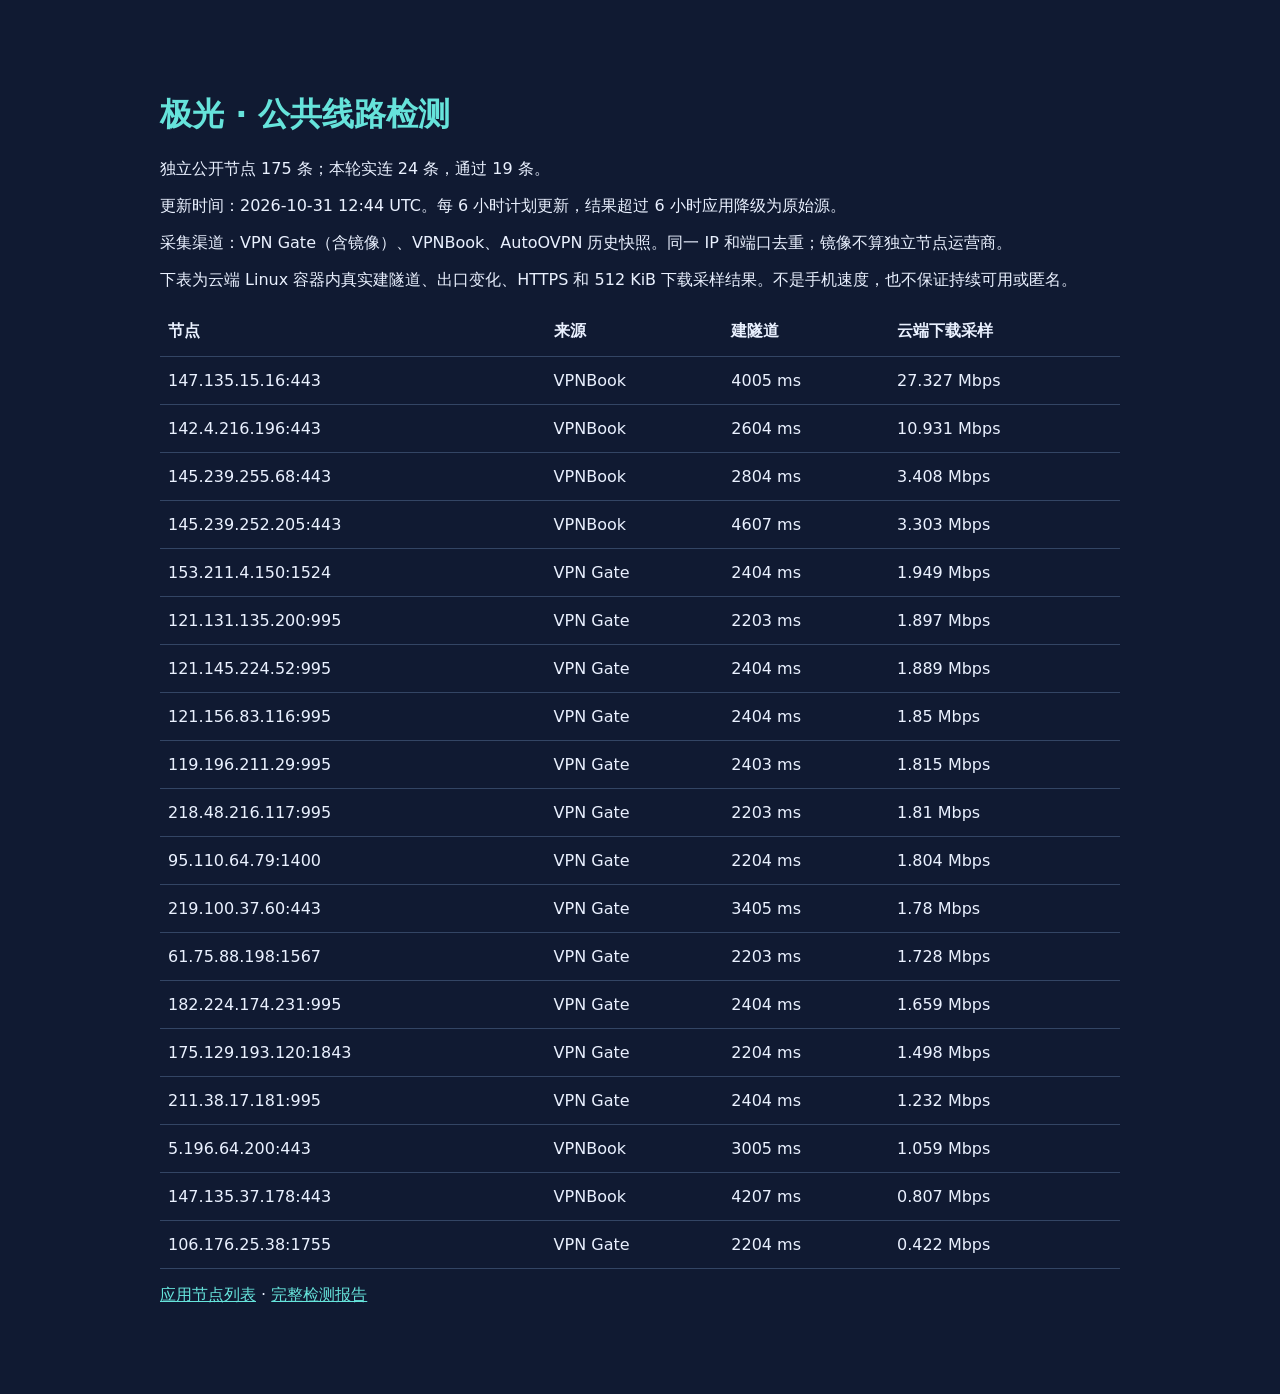
<file: index.html>
<!doctype html><html lang="zh-CN"><meta charset="utf-8"><meta name="viewport" content="width=device-width,initial-scale=1"><title>极光 · 公共线路检测</title>
<style>body{font:16px system-ui;background:#101a32;color:#eaf1ff;max-width:960px;margin:48px auto;padding:24px}h1{color:#66e3db}table{width:100%;border-collapse:collapse}th,td{text-align:left;padding:14px 8px;border-bottom:1px solid #334564}a{color:#66e3db}small{color:#b2c4df}</style><h1>极光 · 公共线路检测</h1><p>独立公开节点 175 条；本轮实连 24 条，通过 19 条。</p><p>更新时间：2026-10-31 12:44 UTC。每 6 小时计划更新，结果超过 6 小时应用降级为原始源。</p><p>采集渠道：VPN Gate（含镜像）、VPNBook、AutoOVPN 历史快照。同一 IP 和端口去重；镜像不算独立节点运营商。</p><p>下表为云端 Linux 容器内真实建隧道、出口变化、HTTPS 和 512 KiB 下载采样结果。不是手机速度，也不保证持续可用或匿名。</p><table><thead><tr><th>节点</th><th>来源</th><th>建隧道</th><th>云端下载采样</th></tr></thead><tbody><tr><td>147.135.15.16:443</td><td>VPNBook</td><td>4005 ms</td><td>27.327 Mbps</td></tr><tr><td>142.4.216.196:443</td><td>VPNBook</td><td>2604 ms</td><td>10.931 Mbps</td></tr><tr><td>145.239.255.68:443</td><td>VPNBook</td><td>2804 ms</td><td>3.408 Mbps</td></tr><tr><td>145.239.252.205:443</td><td>VPNBook</td><td>4607 ms</td><td>3.303 Mbps</td></tr><tr><td>153.211.4.150:1524</td><td>VPN Gate</td><td>2404 ms</td><td>1.949 Mbps</td></tr><tr><td>121.131.135.200:995</td><td>VPN Gate</td><td>2203 ms</td><td>1.897 Mbps</td></tr><tr><td>121.145.224.52:995</td><td>VPN Gate</td><td>2404 ms</td><td>1.889 Mbps</td></tr><tr><td>121.156.83.116:995</td><td>VPN Gate</td><td>2404 ms</td><td>1.85 Mbps</td></tr><tr><td>119.196.211.29:995</td><td>VPN Gate</td><td>2403 ms</td><td>1.815 Mbps</td></tr><tr><td>218.48.216.117:995</td><td>VPN Gate</td><td>2203 ms</td><td>1.81 Mbps</td></tr><tr><td>95.110.64.79:1400</td><td>VPN Gate</td><td>2204 ms</td><td>1.804 Mbps</td></tr><tr><td>219.100.37.60:443</td><td>VPN Gate</td><td>3405 ms</td><td>1.78 Mbps</td></tr><tr><td>61.75.88.198:1567</td><td>VPN Gate</td><td>2203 ms</td><td>1.728 Mbps</td></tr><tr><td>182.224.174.231:995</td><td>VPN Gate</td><td>2404 ms</td><td>1.659 Mbps</td></tr><tr><td>175.129.193.120:1843</td><td>VPN Gate</td><td>2204 ms</td><td>1.498 Mbps</td></tr><tr><td>211.38.17.181:995</td><td>VPN Gate</td><td>2404 ms</td><td>1.232 Mbps</td></tr><tr><td>5.196.64.200:443</td><td>VPNBook</td><td>3005 ms</td><td>1.059 Mbps</td></tr><tr><td>147.135.37.178:443</td><td>VPNBook</td><td>4207 ms</td><td>0.807 Mbps</td></tr><tr><td>106.176.25.38:1755</td><td>VPN Gate</td><td>2204 ms</td><td>0.422 Mbps</td></tr></tbody></table><p><a href="nodes.csv">应用节点列表</a> · <a href="status.json">完整检测报告</a></p></html>
</file>
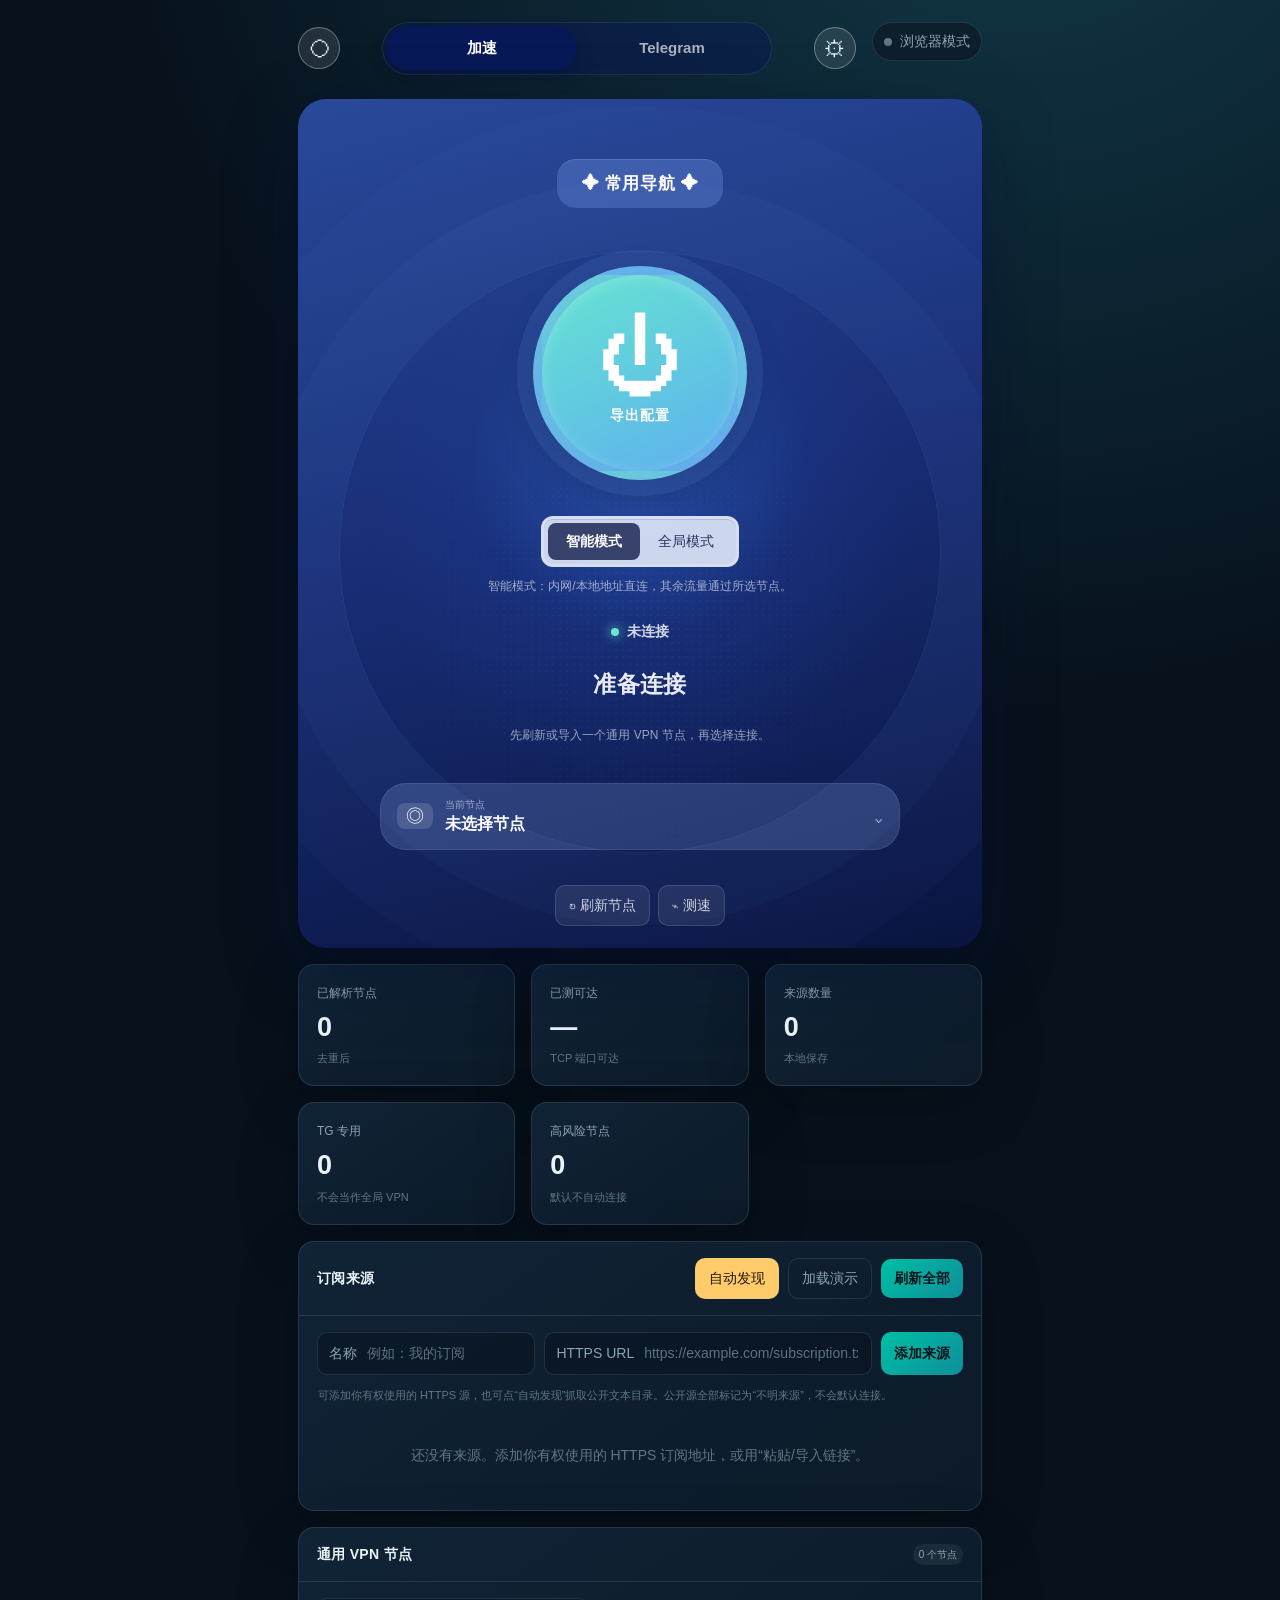
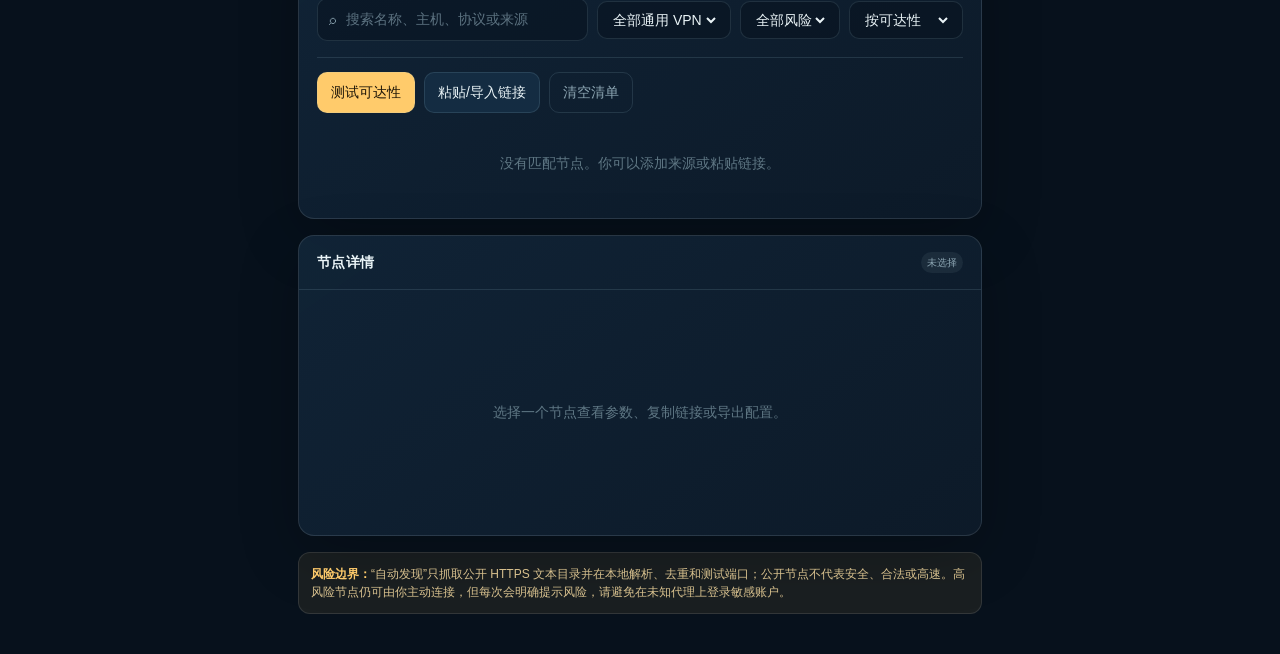
<file: app/src/main/assets/index.html>
<!doctype html>
<html lang="zh-CN">
<head>
  <meta charset="utf-8">
  <meta name="viewport" content="width=device-width, initial-scale=1, maximum-scale=1">
  <meta name="theme-color" content="#07111c">
  <title>NodeAtlas · 节点聚合器</title>
  <style>
    :root {
      --bg: #07111c;
      --panel: #0d1b29;
      --panel-2: #112538;
      --panel-3: #142c42;
      --text: #eaf4f7;
      --muted: #8ca5b2;
      --faint: #5f7784;
      --line: rgba(166, 207, 220, .14);
      --accent: #00d2b2;
      --accent-2: #ffcb6b;
      --danger: #ff7b86;
      --blue: #71b7ff;
      --shadow: 0 18px 60px rgba(0,0,0,.22);
    }
    * { box-sizing: border-box; }
    body { margin: 0; color: var(--text); background: radial-gradient(circle at 80% -10%, #123b4b 0, transparent 35%), var(--bg); font: 14px/1.5 Inter, -apple-system, BlinkMacSystemFont, "Segoe UI", "PingFang SC", "Microsoft YaHei", sans-serif; }
    button, input, textarea, select { font: inherit; }
    button { border: 0; cursor: pointer; color: var(--text); }
    .app { min-height: 100vh; display: grid; grid-template-columns: 246px minmax(0,1fr); }
    .sidebar { border-right: 1px solid var(--line); background: rgba(7,17,28,.74); padding: 22px 16px; display: flex; flex-direction: column; gap: 24px; }
    .brand { display: flex; gap: 11px; align-items: center; padding: 5px 8px; }
    .mark { width: 34px; height: 34px; border-radius: 11px; display: grid; place-items: center; background: linear-gradient(135deg, var(--accent), #1488a0); color: #041016; font-weight: 900; box-shadow: 0 9px 24px rgba(0,210,178,.22); }
    .brand strong { display: block; letter-spacing: .5px; font-size: 16px; }
    .brand small { color: var(--muted); font-size: 10px; letter-spacing: .12em; text-transform: uppercase; }
    .nav { display: grid; gap: 7px; }
    .nav button { text-align: left; padding: 11px 12px; border-radius: 10px; background: transparent; color: var(--muted); }
    .nav button:hover, .nav button.active { color: var(--text); background: rgba(113,183,255,.11); }
    .nav button.active { box-shadow: inset 3px 0 var(--accent); }
    .nav-label { color: var(--faint); font-size: 10px; letter-spacing: .12em; text-transform: uppercase; margin: 13px 8px 0; }
    .mobile-nav { display: none; gap: 8px; overflow-x: auto; margin-bottom: 16px; padding-bottom: 2px; }
    .mobile-nav button { flex: 1 0 auto; padding: 10px 13px; border: 1px solid var(--line); border-radius: 11px; background: rgba(13,27,41,.78); color: var(--muted); white-space: nowrap; }
    .mobile-nav button.active { color: var(--text); border-color: rgba(0,210,178,.55); background: rgba(0,210,178,.12); }
    .side-note { margin-top: auto; color: var(--muted); font-size: 12px; padding: 12px; border: 1px solid var(--line); border-radius: 12px; background: rgba(13,27,41,.65); }
    .side-note b { color: var(--accent-2); font-weight: 600; }
    main { min-width: 0; padding: 26px clamp(18px, 4vw, 50px) 40px; }
    .topbar { display: flex; align-items: flex-start; justify-content: space-between; gap: 16px; margin-bottom: 24px; }
    h1 { margin: 0; font-size: clamp(22px, 3vw, 31px); letter-spacing: -.035em; }
    .subtitle { margin: 7px 0 0; color: var(--muted); max-width: 650px; }
    .status { display: inline-flex; align-items: center; gap: 8px; padding: 8px 11px; border: 1px solid var(--line); border-radius: 999px; color: var(--muted); background: rgba(13,27,41,.8); white-space: nowrap; }
    .dot { width: 8px; height: 8px; border-radius: 999px; background: var(--accent); box-shadow: 0 0 14px var(--accent); }
    .dot.off { background: var(--faint); box-shadow: none; }
    .hero { display: flex; align-items: stretch; justify-content: space-between; gap: 20px; padding: 21px; margin-bottom: 16px; background: radial-gradient(circle at 86% 18%, rgba(0,210,178,.18), transparent 34%), linear-gradient(145deg, rgba(17,47,65,.98), rgba(13,27,41,.98)); }
    .hero-copy { min-width: 0; }
    .hero-kicker { display: flex; align-items: center; gap: 8px; color: var(--accent); font-size: 10px; font-weight: 800; letter-spacing: .14em; text-transform: uppercase; }
    .hero-kicker .dot { display: inline-block; width: 7px; height: 7px; }
    .hero h2 { margin: 8px 0 3px; font-size: clamp(21px, 3vw, 30px); letter-spacing: -.04em; }
    .hero p { margin: 0; color: var(--muted); max-width: 680px; }
    .hero-selection { overflow-wrap: anywhere; }
    .hero-actions { display: flex; flex-wrap: wrap; align-content: center; justify-content: flex-end; gap: 8px; min-width: 230px; }
    .mode-switch { display: inline-flex; margin-top: 16px; padding: 4px; border: 1px solid var(--line); border-radius: 12px; background: rgba(7,17,28,.42); }
    .mode-switch button { padding: 8px 13px; border-radius: 8px; background: transparent; color: var(--muted); }
    .mode-switch button.active { color: #03151b; background: var(--accent); font-weight: 800; }
    .mode-hint { display: inline-block; margin: 10px 0 0 !important; color: var(--faint) !important; font-size: 12px; }
    .page-hidden { display: none !important; }
    .grid { display: grid; gap: 16px; }
    .summary { grid-template-columns: repeat(5, minmax(0, 1fr)); margin-bottom: 16px; }
    .card { background: linear-gradient(145deg, rgba(17,37,56,.94), rgba(13,27,41,.96)); border: 1px solid var(--line); box-shadow: var(--shadow); border-radius: 16px; }
    .metric { padding: 17px 18px; }
    .metric label { color: var(--muted); font-size: 12px; }
    .metric strong { display: block; margin-top: 4px; font-size: 27px; letter-spacing: -.04em; }
    .metric span { color: var(--faint); font-size: 11px; }
    .workspace { grid-template-columns: minmax(0, 1.52fr) minmax(310px, .78fr); align-items: start; }
    .card-head { display: flex; align-items: center; justify-content: space-between; gap: 12px; padding: 16px 18px; border-bottom: 1px solid var(--line); }
    .card-head h2 { margin: 0; font-size: 14px; letter-spacing: .02em; }
    .card-body { padding: 16px 18px; }
    .toolbar { display: flex; flex-wrap: wrap; gap: 9px; align-items: center; }
    .field { display: flex; align-items: center; gap: 8px; min-width: 0; padding: 9px 11px; border-radius: 10px; border: 1px solid var(--line); background: rgba(7,17,28,.5); color: var(--muted); }
    .field input, .field select, .field textarea { min-width: 0; flex: 1; border: 0; outline: 0; color: var(--text); background: transparent; }
    .field input::placeholder, textarea::placeholder { color: #5c7280; }
    .search { flex: 1 1 220px; }
    .btn { padding: 9px 13px; border-radius: 10px; background: var(--panel-3); border: 1px solid var(--line); transition: .16s ease; }
    .btn:hover { transform: translateY(-1px); border-color: rgba(0,210,178,.55); }
    .btn.primary { background: linear-gradient(135deg, #00bfa3, #0e8f9b); color: #03151b; font-weight: 700; border: 0; }
    .btn.ghost { background: transparent; color: var(--muted); }
    .btn.warn { color: #1e1608; background: var(--accent-2); }
    .btn.danger { color: #210a0e; background: var(--danger); }
    .source-form { display: grid; grid-template-columns: 1fr 1.5fr auto; gap: 9px; margin-bottom: 12px; }
    .help { color: var(--faint); font-size: 11px; margin: 8px 1px 0; }
    .source-list { display: grid; gap: 8px; margin-top: 14px; }
    .source-row { display: grid; grid-template-columns: minmax(0,1fr) auto; gap: 10px; align-items: center; padding: 10px 11px; border: 1px solid var(--line); border-radius: 11px; background: rgba(7,17,28,.36); }
    .source-row strong { display: block; white-space: nowrap; overflow: hidden; text-overflow: ellipsis; }
    .source-row small { display: block; color: var(--faint); overflow: hidden; text-overflow: ellipsis; white-space: nowrap; }
    .source-actions { display: flex; gap: 6px; }
    .icon-btn { width: 30px; height: 30px; border-radius: 8px; background: rgba(113,183,255,.1); color: var(--blue); }
    .node-toolbar { margin-top: 16px; padding-top: 14px; border-top: 1px solid var(--line); }
    .node-list { display: grid; gap: 8px; margin-top: 12px; }
    .node { display: grid; grid-template-columns: 30px minmax(0,1fr) auto; gap: 10px; align-items: center; padding: 11px; border-radius: 12px; border: 1px solid var(--line); background: rgba(7,17,28,.33); cursor: pointer; }
    .node:hover, .node.selected { border-color: rgba(0,210,178,.6); background: rgba(0,210,178,.08); }
    .node-mark { width: 30px; height: 30px; border-radius: 9px; display: grid; place-items: center; background: rgba(113,183,255,.12); color: var(--blue); font-size: 11px; font-weight: 800; }
    .node-main { min-width: 0; }
    .node-title { display: flex; align-items: center; gap: 7px; min-width: 0; }
    .node-title strong { overflow: hidden; text-overflow: ellipsis; white-space: nowrap; }
    .node-title small { color: var(--muted); padding: 2px 6px; border: 1px solid var(--line); border-radius: 999px; }
    .node-meta { margin-top: 2px; color: var(--muted); white-space: nowrap; overflow: hidden; text-overflow: ellipsis; font-size: 11px; }
    .node-side { text-align: right; min-width: 66px; }
    .latency { font-weight: 700; color: var(--accent); }
    .latency.slow { color: var(--accent-2); }
    .latency.offline { color: var(--danger); }
    .badge { display: inline-flex; padding: 3px 6px; border-radius: 999px; font-size: 10px; color: var(--muted); background: rgba(140,165,178,.1); }
    .risk { display: inline-flex; align-items: center; padding: 2px 6px; border-radius: 999px; font-size: 10px; font-weight: 700; white-space: nowrap; }
    .risk.high { color: #ffb1b8; background: rgba(255,123,134,.14); border: 1px solid rgba(255,123,134,.25); }
    .risk.medium { color: #ffe1a0; background: rgba(255,203,107,.13); border: 1px solid rgba(255,203,107,.23); }
    .risk.low { color: #9cebdc; background: rgba(0,210,178,.12); border: 1px solid rgba(0,210,178,.22); }
    .detail { position: sticky; top: 18px; }
    .detail-empty { min-height: 245px; display: grid; place-items: center; text-align: center; color: var(--faint); padding: 22px; }
    .detail-main { padding: 18px; }
    .detail-title { display: flex; justify-content: space-between; gap: 12px; align-items: flex-start; }
    .detail-title h3 { margin: 0; font-size: 19px; }
    .detail-title p { margin: 4px 0 0; color: var(--muted); word-break: break-all; }
    .kv { display: grid; grid-template-columns: 86px minmax(0,1fr); gap: 7px 10px; margin: 18px 0; color: var(--muted); font-size: 12px; }
    .kv b { color: var(--text); text-align: right; overflow-wrap: anywhere; }
    .detail-actions { display: grid; gap: 8px; }
    .detail-actions .btn { width: 100%; }
    .notice { padding: 12px; border-radius: 12px; background: rgba(255,203,107,.08); border: 1px solid rgba(255,203,107,.18); color: #d8c18e; font-size: 12px; }
    .notice b { color: var(--accent-2); }
    .empty { color: var(--faint); text-align: center; padding: 28px 12px; }
    .modal { position: fixed; inset: 0; display: none; align-items: center; justify-content: center; padding: 20px; background: rgba(0,0,0,.65); z-index: 5; }
    .modal.show { display: flex; }
    .modal-card { width: min(700px,100%); max-height: 90vh; overflow: auto; background: #0c1d2c; border: 1px solid var(--line); border-radius: 16px; box-shadow: 0 28px 90px rgba(0,0,0,.44); }
    .modal-card textarea { display: block; width: 100%; min-height: 170px; resize: vertical; color: var(--text); background: #07111c; border: 1px solid var(--line); border-radius: 10px; padding: 12px; outline: none; }
    .modal-actions { display: flex; justify-content: flex-end; flex-wrap: wrap; gap: 8px; margin-top: 12px; }
    .toast { position: fixed; bottom: 22px; left: 50%; transform: translateX(-50%) translateY(12px); opacity: 0; pointer-events: none; transition: .2s; padding: 10px 14px; border-radius: 999px; background: #eaf4f7; color: #07111c; box-shadow: var(--shadow); z-index: 9; }
    .toast.show { opacity: 1; transform: translateX(-50%) translateY(0); }
    .spin { display: inline-block; width: 12px; height: 12px; border: 2px solid rgba(255,255,255,.22); border-top-color: var(--accent); border-radius: 50%; animation: spin .8s linear infinite; vertical-align: -2px; }
    @keyframes spin { to { transform: rotate(360deg); } }
    @media (max-width: 1100px) { .summary { grid-template-columns: repeat(3, minmax(0, 1fr)); } }
    @media (max-width: 1000px) { .app { grid-template-columns: 1fr; } .sidebar { display: none; } .mobile-nav { display: flex; } .workspace { grid-template-columns: 1fr; } .detail { position: static; } }
    @media (max-width: 670px) { main { padding: 18px 12px 30px; } .topbar { display: block; } .status { margin-top: 14px; } .hero { display: block; padding: 17px; } .hero-actions { justify-content: flex-start; min-width: 0; margin-top: 17px; } .hero-actions .btn { flex: 1 1 135px; } .summary { grid-template-columns: repeat(2, minmax(0,1fr)); } .source-form { grid-template-columns: 1fr; } .source-form .btn { width: 100%; } .node { grid-template-columns: 30px minmax(0,1fr); } .node-side { grid-column: 2; text-align: left; } }
    /* Mobile-first VPN surface: the dashboard remains available below, while the
       first screen behaves like a focused consumer VPN app. */
    .app-top-controls { display: flex; align-items: center; justify-content: space-between; gap: 12px; width: 100%; }
    .round-control { width: 42px; height: 42px; flex: 0 0 42px; border-radius: 50%; color: #f2f7ff; background: rgba(255,255,255,.1); border: 1px solid rgba(255,255,255,.34); font-size: 22px; display: grid; place-items: center; }
    .round-control:hover { transform: translateY(-1px); border-color: rgba(255,255,255,.7); }
    .app-tabs { display: flex; flex: 1; max-width: 390px; padding: 4px; border-radius: 28px; background: rgba(11,27,83,.55); border: 1px solid rgba(255,255,255,.08); }
    .app-tabs button { flex: 1; padding: 10px 16px; border-radius: 23px; color: rgba(255,255,255,.66); background: transparent; font-weight: 700; font-size: 15px; }
    .app-tabs button.active { color: #fff; background: rgba(7,24,91,.92); box-shadow: 0 8px 18px rgba(3,11,45,.22); }
    .topbar-copy { display: none; }
    .status { margin-left: auto; }
    .hero { min-height: 640px; position: relative; overflow: hidden; display: flex; flex-direction: column; align-items: center; justify-content: flex-start; padding: 24px 18px 22px; border: 0; border-radius: 28px; background: radial-gradient(circle at 50% 43%, rgba(76,148,255,.23), transparent 29%), radial-gradient(circle at 50% 50%, rgba(37,87,204,.25), transparent 49%), linear-gradient(165deg, #29499a 0%, #182d75 48%, #09143f 100%); box-shadow: 0 22px 70px rgba(2,12,54,.34); }
    .hero::before { content: ""; position: absolute; width: 600px; height: 600px; top: 152px; border-radius: 50%; border: 1px solid rgba(125,177,255,.11); box-shadow: 0 0 0 72px rgba(125,177,255,.035), 0 0 0 145px rgba(125,177,255,.025); pointer-events: none; }
    .hero::after { content: ""; position: absolute; inset: 170px 0 0; opacity: .16; background-image: radial-gradient(rgba(119,165,255,.55) 1px, transparent 1px); background-size: 7px 7px; mask-image: radial-gradient(ellipse at center, #000 0%, transparent 64%); pointer-events: none; }
    .hero > * { position: relative; z-index: 1; }
    .quick-nav { margin: 36px 0 10px; padding: 12px 25px; border-radius: 19px; color: #fff; background: rgba(109,145,224,.35); font-weight: 800; font-size: 17px; letter-spacing: .04em; box-shadow: inset 0 1px rgba(255,255,255,.12); }
    .hero-copy { display: contents; }
    .hero-kicker { order: 5; margin-top: 6px; color: rgba(255,255,255,.82); font-size: 14px; letter-spacing: .02em; text-transform: none; }
    .hero-kicker .dot { width: 8px; height: 8px; background: #67e6d3; box-shadow: 0 0 12px #67e6d3; }
    .hero h2 { order: 6; margin: 5px 0 0; color: rgba(255,255,255,.91); font-size: 23px; letter-spacing: .02em; }
    .hero-selection { order: 7; max-width: 100%; margin: 4px 0 0 !important; color: rgba(255,255,255,.58) !important; font-size: 12px; text-align: center; }
    .power-stage { order: 2; margin: 28px 0 16px; }
    .power-button { width: 214px; height: 214px; padding: 0; border-radius: 50%; display: flex; flex-direction: column; align-items: center; justify-content: center; gap: 9px; color: #fff !important; background: linear-gradient(155deg, #66e4d2, #5db0ee) !important; border: 9px solid rgba(113,155,235,.32) !important; box-shadow: 0 0 0 16px rgba(101,152,239,.13), 0 20px 42px rgba(0,0,0,.22), inset 0 2px 14px rgba(255,255,255,.2); }
    .power-button:hover { transform: scale(1.015); border-color: rgba(155,205,255,.44) !important; }
    .power-button:active { transform: scale(.985); }
    .power-symbol { font-size: 84px; font-weight: 300; line-height: .9; font-family: Arial, sans-serif; }
    .power-label { font-size: 14px; font-weight: 800; letter-spacing: .08em; }
    .mode-area { order: 3; display: flex; flex-direction: column; align-items: center; }
    .mode-switch { margin-top: 0; background: rgba(236,242,255,.85); border: 3px solid rgba(255,255,255,.2); box-shadow: inset 0 1px rgba(0,0,0,.12); }
    .mode-switch button { color: #29345f; min-width: 92px; padding: 8px 12px; }
    .mode-switch button.active { color: #fff; background: #38436d; }
    .mode-hint { max-width: 300px; color: rgba(255,255,255,.6) !important; text-align: center; }
    .hero-node-row { order: 8; width: min(100%, 520px); margin-top: 19px; display: flex; align-items: center; gap: 10px; }
    .selected-node-card { flex: 1; min-width: 0; display: flex; align-items: center; gap: 12px; padding: 13px 16px; border-radius: 26px; color: #fff; background: rgba(148,174,237,.22); border: 1px solid rgba(255,255,255,.08); text-align: left; cursor: pointer; }
    .selected-node-card:hover { background: rgba(148,174,237,.33); }
    .node-flag { width: 36px; height: 26px; display: grid; place-items: center; flex: 0 0 36px; border-radius: 8px; background: rgba(255,255,255,.13); font-size: 18px; }
    .node-card-copy { display: grid; min-width: 0; }
    .node-card-copy small { color: rgba(255,255,255,.54); font-size: 10px; }
    .node-card-copy strong { overflow: hidden; text-overflow: ellipsis; white-space: nowrap; font-size: 16px; }
    .node-card-arrow { margin-left: auto; color: rgba(255,255,255,.75); font-size: 20px; }
    .hero-actions { order: 9; min-width: 0; margin-top: 15px; justify-content: center; }
    .hero-actions .btn { color: rgba(255,255,255,.78); background: rgba(255,255,255,.08); border-color: rgba(255,255,255,.13); }
    .hero-actions .btn:hover { border-color: rgba(255,255,255,.48); }
    .country-group { overflow: hidden; border-radius: 17px; background: rgba(255,255,255,.94); border: 1px solid rgba(22,44,100,.08); }
    .country-header { width: 100%; display: flex; align-items: center; gap: 14px; padding: 14px 15px; color: #27315b; background: transparent; text-align: left; }
    .country-header:hover { background: rgba(66,102,188,.08); }
    .country-flag { width: 43px; height: 43px; display: grid; place-items: center; flex: 0 0 43px; border-radius: 50%; background: #edf2ff; font-size: 27px; }
    .country-copy { display: grid; min-width: 0; }
    .country-copy strong { font-size: 16px; }
    .country-copy small { margin-top: 2px; color: #8b93aa; font-size: 12px; }
    .country-chevron { margin-left: auto; color: #6e7484; font-size: 25px; line-height: 1; }
    .country-items { display: grid; gap: 7px; padding: 0 10px 10px; }
    .country-items .node { color: #27315b; background: #f7f9ff; border-color: #e9edfa; }
    .country-items .node-main .node-title strong { color: #27315b; }
    .country-items .node-meta, .country-items .node-title small { color: #8992a9; }
    body.telegram-page { background: #f7f8fc; color: #2d344f; }
    body.telegram-page main { max-width: 720px; }
    body.telegram-page .round-control { color: #3b425e; background: rgba(35,48,93,.06); border-color: rgba(35,48,93,.12); }
    body.telegram-page .app-tabs { background: #e9edfa; }
    body.telegram-page .app-tabs button { color: #79829c; }
    body.telegram-page .app-tabs button.active { color: #2d3e86; background: #fff; }
    body.telegram-page .workspace > .left-column > .card, body.telegram-page .detail { background: #fff; border-color: #e7eaf3; box-shadow: 0 8px 30px rgba(36,51,96,.06); }
    body.telegram-page .card-head { border-color: #edf0f7; }
    body.telegram-page .card-head h2, body.telegram-page .detail-title h3 { color: #2d344f; }
    body.telegram-page .toolbar .field { background: #f6f7fb; border-color: #e7eaf3; color: #7e879f; }
    body.telegram-page .toolbar .field input, body.telegram-page .toolbar .field select { color: #303854; }
    .summary, .sourcesCard, .workspace > .left-column > .card:not(#sourcesCard), .detail, .notice[style] { border-color: rgba(255,255,255,.11); }
    .summary { margin-top: 16px; }
    @media (min-width: 1001px) {
      .app { display: block; }
      .sidebar { display: none; }
      main { max-width: 720px; margin: 0 auto; padding: 22px 18px 40px; }
      .summary { grid-template-columns: repeat(3, 1fr); }
      .workspace { grid-template-columns: 1fr; }
      .detail { position: static; }
    }
    @media (max-width: 670px) {
      main { padding: 12px 10px 25px; }
      .topbar { margin-bottom: 12px; }
      .status { display: none; }
      .hero { min-height: 635px; border-radius: 25px; padding-left: 13px; padding-right: 13px; }
      .power-button { width: 200px; height: 200px; }
      .power-symbol { font-size: 76px; }
      .summary { display: none; }
      .mobile-nav { display: none; }
      .workspace { margin-top: 14px; }
    }
  </style>
</head>
<body>
  <div class="app">
    <aside class="sidebar">
      <div class="brand"><div class="mark">N</div><div><strong>NodeAtlas</strong><small>source &amp; reachability</small></div></div>
      <nav class="nav">
        <button class="active" data-tab="vpn">◈　VPN 服务</button>
        <button data-tab="telegram">✦　Telegram 代理</button>
        <div class="nav-label">管理</div>
        <button data-tab="sources">◎　节点来源</button>
        <button data-tab="export">↗　导入与导出</button>
      </nav>
      <div class="side-note"><b>安全提示</b><br>来源不明的节点可能记录流量、注入内容或盗取凭据。只使用你有权使用的源，并避免在未知代理上登录敏感账户。</div>
    </aside>

    <main>
      <div class="topbar">
        <div class="app-top-controls">
          <button class="round-control" type="button" aria-label="账户">◯</button>
          <div class="app-tabs" role="tablist" aria-label="主页面">
            <button class="active" type="button" data-tab="vpn">加速</button>
            <button type="button" data-tab="telegram">Telegram</button>
          </div>
          <button class="round-control" type="button" aria-label="设置">⚙</button>
        </div>
        <div class="topbar-copy"><h1 id="pageTitle">VPN 服务</h1><p class="subtitle" id="pageSubtitle">节点选择、风险提示和连接控制都在当前页面完成；首次连接仍需一次系统 VPN 授权。</p></div>
        <div class="status"><span class="dot" id="platformDot"></span><span id="platformStatus">浏览器模式</span></div>
      </div>

      <div class="mobile-nav">
        <button class="active" data-tab="vpn">◈　VPN 服务</button>
        <button data-tab="telegram">✦　Telegram 代理</button>
      </div>

      <section class="card hero" id="vpnHero">
        <div class="quick-nav">✦ 常用导航 ✦</div>
        <div class="hero-copy">
          <div class="hero-kicker"><span class="dot off" id="vpnDot"></span><span id="vpnStateLabel">未连接</span></div>
          <h2 id="vpnStatus">准备连接</h2>
          <p class="hero-selection" id="vpnSelection">先刷新或导入一个通用 VPN 节点，再选择连接。</p>
        </div>
        <div class="power-stage">
          <button class="btn primary power-button" id="connectBtn" aria-label="连接或断开 VPN"><span class="power-symbol">⏻</span><span class="power-label" id="powerButtonLabel">连接</span></button>
        </div>
        <div class="mode-area">
          <div class="mode-switch" role="tablist" aria-label="VPN 模式">
            <button id="modeSmartBtn" class="active" type="button">智能模式</button>
            <button id="modeGlobalBtn" type="button">全局模式</button>
          </div>
          <p class="mode-hint" id="modeHint">智能模式：内网/本地地址直连，其余流量通过所选节点。</p>
        </div>
        <div class="hero-node-row">
          <button class="selected-node-card" id="selectedNodeCard" type="button">
            <span class="node-flag" id="selectedNodeFlag">◎</span>
            <span class="node-card-copy"><small>当前节点</small><strong id="selectedNodeName">未选择节点</strong></span>
            <span class="node-card-arrow">⌄</span>
          </button>
        </div>
        <div class="hero-actions">
          <button class="btn" id="heroRefreshBtn">↻ 刷新节点</button>
          <button class="btn" id="heroTestBtn">⌁ 测速</button>
        </div>
      </section>

      <section class="grid summary">
        <div class="card metric"><label>已解析节点</label><strong id="metricNodes">0</strong><span>去重后</span></div>
        <div class="card metric"><label>已测可达</label><strong id="metricReachable">—</strong><span>TCP 端口可达</span></div>
        <div class="card metric"><label>来源数量</label><strong id="metricSources">0</strong><span>本地保存</span></div>
        <div class="card metric"><label>TG 专用</label><strong id="metricTelegram">0</strong><span>不会当作全局 VPN</span></div>
        <div class="card metric"><label>高风险节点</label><strong id="metricHighRisk">0</strong><span>默认不自动连接</span></div>
      </section>

      <section class="grid workspace">
        <div class="left-column grid">
          <div class="card" id="sourcesCard">
            <div class="card-head"><h2>订阅来源</h2><div class="toolbar"><button class="btn warn" id="discoverBtn">自动发现</button><button class="btn ghost" id="demoBtn">加载演示</button><button class="btn primary" id="refreshBtn">刷新全部</button></div></div>
            <div class="card-body">
              <div class="source-form">
                <div class="field"><span>名称</span><input id="sourceName" placeholder="例如：我的订阅" maxlength="40"></div>
                <div class="field"><span>HTTPS URL</span><input id="sourceUrl" placeholder="https://example.com/subscription.txt" inputmode="url"></div>
                <button class="btn primary" id="addSourceBtn">添加来源</button>
              </div>
              <div class="help">可添加你有权使用的 HTTPS 源，也可点“自动发现”抓取公开文本目录。公开源全部标记为“不明来源”，不会默认连接。</div>
              <div class="source-list" id="sourceList"></div>
            </div>
          </div>

          <div class="card">
            <div class="card-head"><h2 id="nodeListTitle">通用 VPN 节点</h2><span class="badge" id="nodeCountBadge">0 个</span></div>
            <div class="card-body">
              <div class="toolbar">
                <div class="field search">⌕<input id="searchInput" placeholder="搜索名称、主机、协议或来源"></div>
                <div class="field"><select id="typeFilter"><option value="all">全部通用 VPN</option><option value="proxy">通用代理</option><option value="telegram">Telegram 专用</option></select></div>
                <div class="field"><select id="riskFilter"><option value="all">全部风险</option><option value="high">高风险</option><option value="medium">中风险</option><option value="low">较低风险</option></select></div>
                <div class="field"><select id="sortSelect"><option value="latency">按可达性</option><option value="name">按名称</option><option value="source">按来源</option><option value="new">按最新加入</option></select></div>
              </div>
              <div class="node-toolbar toolbar"><button class="btn warn" id="testBtn">测试可达性</button><button class="btn" id="pasteBtn">粘贴/导入链接</button><button class="btn ghost" id="clearBtn">清空清单</button></div>
              <div class="notice page-hidden" id="telegramNotice" style="margin-top:12px"><b>Telegram 内置节点：</b>这里的链接只供 Telegram 使用，不会把手机全部流量变成 VPN。选择节点后可以直接唤起 Telegram，或复制链接到其他设备。</div>
              <div class="node-list" id="nodeList"></div>
            </div>
          </div>
        </div>

        <aside class="card detail" id="detailCard">
          <div class="card-head"><h2>节点详情</h2><span class="badge" id="detailBadge">未选择</span></div>
          <div id="detailContent" class="detail-empty">选择一个节点查看参数、复制链接或导出配置。</div>
        </aside>
      </section>

      <div class="notice" style="margin-top:16px"><b>风险边界：</b>“自动发现”只抓取公开 HTTPS 文本目录并在本地解析、去重和测试端口；公开节点不代表安全、合法或高速。高风险节点仍可由你主动连接，但每次会明确提示风险，请避免在未知代理上登录敏感账户。</div>
    </main>
  </div>

  <div class="modal" id="importModal">
    <div class="modal-card">
      <div class="card-head"><h2>导入节点链接或订阅文本</h2><button class="icon-btn" id="closeModal">×</button></div>
      <div class="card-body">
        <p class="help" style="margin-top:0">支持 tg://proxy、tg://socks、ss://、socks5://、http(s)://、vmess://、vless://、trojan://，以及由这些链接组成的纯文本/常见 Base64 订阅。</p>
        <textarea id="importText" placeholder="每行一个链接，或直接粘贴订阅内容"></textarea>
        <div class="modal-actions"><button class="btn ghost" id="cancelImport">取消</button><button class="btn primary" id="confirmImport">解析并加入</button></div>
      </div>
    </div>
  </div>
  <div class="toast" id="toast"></div>

  <script>
    (() => {
      'use strict';

      const $ = (id) => document.getElementById(id);
      const isAndroid = !!window.Android && typeof window.Android.getPlatform === 'function';
      const state = { sources: [], nodes: [], selectedId: null, pending: new Map(), testRun: 0, page: 'vpn', mode: 'smart', vpnStatus: 'stopped', vpnMessage: '', openCountries: {} };
      const MAX_IMPORTED_NODES = 600;
      const publicSources = [
        {name: '公开目录 · SoliSpirit Telegram MTProto', url: 'https://raw.githubusercontent.com/SoliSpirit/mtproto/master/all_proxies.txt'},
        {name: '公开目录 · gfpcom VLESS', url: 'https://raw.githubusercontent.com/wiki/gfpcom/free-proxy-list/lists/vless.txt'},
        {name: '公开目录 · gfpcom VMess', url: 'https://raw.githubusercontent.com/wiki/gfpcom/free-proxy-list/lists/vmess.txt'},
        {name: '公开目录 · awesome-vpn', url: 'https://raw.githubusercontent.com/awesome-vpn/awesome-vpn/master/all'},
        {name: '公开目录 · Thordata V2Ray', url: 'https://raw.githubusercontent.com/Thordata/awesome-free-proxy-list/main/proxies/v2ray/all.txt'}
      ];

      const demoText = [
        '# 演示数据：以下域名不可连接，只用于展示解析与去重 UI',
        'tg://proxy?server=demo-tg.invalid&port=443&secret=0000000000000000000000000000000000000000000000000000000000000000',
        'tg://socks?server=demo-tg.invalid&port=1080&user=demo&pass=demo',
        'socks5://demo.invalid:1080',
        'https://demo.invalid:443#demo-https',
        'ss://YWVzLTEyOC1nY206ZGVtby1wYXNzQGRlbW8uaW52YWxpZDo0NDM=#demo-ss',
        'vless://00000000-0000-0000-0000-000000000000@demo.invalid:443?security=tls&type=ws&path=%2F#demo-vless'
      ].join('\n');

      function loadState() {
        try { state.sources = JSON.parse(localStorage.getItem('nodeatlas.sources') || '[]'); } catch (_) { state.sources = []; }
        try { state.nodes = JSON.parse(localStorage.getItem('nodeatlas.nodes') || '[]'); } catch (_) { state.nodes = []; }
        state.mode = localStorage.getItem('nodeatlas.mode') === 'global' ? 'global' : 'smart';
        state.nodes.forEach(node => { node.sourceType = node.sourceType || 'manual'; if (!node.risk) finalizeNode(node); });
      }

      function persist() {
        localStorage.setItem('nodeatlas.sources', JSON.stringify(state.sources));
        localStorage.setItem('nodeatlas.nodes', JSON.stringify(state.nodes));
        localStorage.setItem('nodeatlas.mode', state.mode);
      }

      function esc(value) {
        return String(value ?? '').replace(/[&<>'"]/g, (char) => ({ '&':'&amp;', '<':'&lt;', '>':'&gt;', "'":'&#39;', '"':'&quot;' })[char]);
      }

      function toast(message) {
        const node = $('toast'); node.textContent = message; node.classList.add('show');
        clearTimeout(toast.timer); toast.timer = setTimeout(() => node.classList.remove('show'), 2500);
      }

      function uid() { return Date.now().toString(36) + Math.random().toString(36).slice(2, 8); }

      function decodeB64(value) {
        try {
          let text = String(value).replace(/\s+/g, '').replace(/-/g, '+').replace(/_/g, '/');
          while (text.length % 4) text += '=';
          const bytes = Uint8Array.from(atob(text), c => c.charCodeAt(0));
          return new TextDecoder().decode(bytes);
        } catch (_) { return ''; }
      }

      function maybeDecodeSubscription(text) {
        const trimmed = text.trim();
        if (!trimmed || /:\/\//.test(trimmed) || trimmed.split(/\s+/).length > 1) return trimmed;
        const decoded = decodeB64(trimmed);
        return decoded && /:\/\//.test(decoded) ? decoded : trimmed;
      }

      function displayName(raw, fallback) {
        try { return decodeURIComponent(new URL(raw).hash.slice(1)) || fallback; } catch (_) { return fallback; }
      }

      function nodeKey(node) {
        return [node.kind, node.host, node.port, node.user || '', node.password || '', node.secret || '', node.raw].join('|').toLowerCase();
      }

      function baseNode(raw, source, sourceType) {
        return { id: uid(), raw, source: source || '手动导入', sourceType: sourceType || 'manual', addedAt: Date.now(), latency: null, status: 'new', kind: 'unknown', name: '', host: '', port: '', user: '', password: '', secret: '', params: {}, country: '', city: '', countryFlag: '🌐', risk: 'high', riskScore: 0, riskReasons: [] };
      }

      function isIpHost(host) {
        return /^(?:\d{1,3}\.){3}\d{1,3}$/.test(host || '') || (host || '').includes(':');
      }

      const countryHints = [
        ['美国', 'United States', 'USA', 'US', '🇺🇸'], ['英国', 'United Kingdom', 'UK', '🇬🇧'],
        ['荷兰', 'Netherlands', 'NL', '🇳🇱'], ['加拿大', 'Canada', 'CA', '🇨🇦'],
        ['德国', 'Germany', 'DE', '🇩🇪'], ['法国', 'France', 'FR', '🇫🇷'],
        ['西班牙', 'Spain', 'ES', '🇪🇸'], ['瑞士', 'Switzerland', 'CH', '🇨🇭'],
        ['芬兰', 'Finland', 'FI', '🇫🇮'], ['爱尔兰', 'Ireland', 'IE', '🇮🇪'],
        ['泰国', 'Thailand', 'TH', '🇹🇭'], ['日本', 'Japan', 'JP', '🇯🇵'],
        ['新加坡', 'Singapore', 'SG', '🇸🇬'], ['土耳其', 'Turkey', 'TR', '🇹🇷'],
        ['阿根廷', 'Argentina', 'AR', '🇦🇷'], ['比利时', 'Belgium', 'BE', '🇧🇪']
      ];

      function inferCountry(node) {
        const params = node.params || {};
        const explicit = String(params.country || params.region || params.location || '').trim();
        const hay = [explicit, node.name, node.source].join(' ').toLowerCase();
        for (const hint of countryHints) {
          if (hint.slice(0, -1).some(value => hay.includes(String(value).toLowerCase()))) return {name: hint[0], flag: hint[hint.length - 1]};
        }
        return {name: explicit || '其他地区', flag: '🌐'};
      }

      function finalizeNode(node) {
        const reasons = [];
        let score = node.sourceType === 'public-index' ? 4 : 2;
        if (node.sourceType === 'public-index') reasons.push('公开目录，运营者与节点归属未知');
        else if (node.sourceType === 'manual') reasons.push('手动/未知来源，尚未验证运营者');
        if (['http', 'socks5', 'socks'].includes(node.kind)) { score += 2; reasons.push('明文或通用代理协议，流量保密性取决于上层应用'); }
        if (node.kind === 'ss') { score += 1; reasons.push('共享密钥类节点，无法确认服务端是否记录流量'); }
        if (node.kind === 'telegram-mtproto' || node.kind === 'telegram-socks') { score += 1; reasons.push('仅适用于 Telegram，不能代表全局 VPN 安全性'); }
        if (isIpHost(node.host)) { score += 1; reasons.push('直接使用 IP，证书/归属更难核验'); }
        const params = node.params || {};
        const insecure = Object.values(params).some(value => /^(?:1|true|yes)$/i.test(String(value))) && Object.keys(params).some(key => /insecure|skip.?cert|allow.?insecure/i.test(key));
        if (insecure) { score += 3; reasons.push('配置显式允许不安全 TLS'); }
        if (!node.user && ['socks5', 'http', 'https', 'ss', 'vmess', 'vless', 'trojan'].includes(node.kind)) { score += 1; reasons.push('认证字段不完整'); }
        node.riskScore = score;
        node.risk = score >= 7 ? 'high' : score >= 4 ? 'medium' : 'low';
        node.riskReasons = reasons.slice(0, 4);
        const country = inferCountry(node);
        node.country = node.country || country.name;
        node.countryFlag = node.countryFlag && node.countryFlag !== '🌐' ? node.countryFlag : country.flag;
        node.city = node.city || String((node.params || {}).city || '').trim();
        return node;
      }

      function parseOne(raw, source, sourceType) {
        raw = String(raw || '').trim().replace(/[),\]}>'"]+$/g, '');
        if (!raw || raw.startsWith('#') || raw.startsWith('//')) return null;
        const node = baseNode(raw, source, sourceType);
        try {
          if (raw.startsWith('tg://')) {
            const url = new URL(raw);
            const values = Object.fromEntries(url.searchParams.entries());
            node.kind = url.hostname === 'proxy' ? 'telegram-mtproto' : 'telegram-socks';
            node.host = values.server || '';
            node.port = Number(values.port || 0);
            node.user = values.user || '';
            node.password = values.pass || '';
            node.secret = values.secret || '';
            node.name = url.hostname === 'proxy' ? 'Telegram MTProto' : 'Telegram SOCKS';
            node.params = values;
            node.country = values.country || values.region || '';
            node.city = values.city || '';
            if (!node.host || !node.port) return null;
            return finalizeNode(node);
          }
          if (raw.startsWith('vmess://')) {
            const data = JSON.parse(decodeB64(raw.slice(8)) || '{}');
            node.kind = 'vmess'; node.host = data.add || ''; node.port = Number(data.port || 0); node.user = data.id || ''; node.name = data.ps || 'VMess'; node.params = data;
            if (!node.host || !node.port) return null;
            return finalizeNode(node);
          }
          const url = new URL(raw);
          const protocol = url.protocol.slice(0, -1).toLowerCase();
          if (!['ss', 'socks5', 'socks', 'http', 'https', 'vless', 'trojan'].includes(protocol)) return null;
          node.kind = protocol === 'socks' ? 'socks5' : protocol;
          node.host = url.hostname || '';
          node.port = Number(url.port || (protocol === 'https' ? 443 : protocol === 'http' ? 80 : 0));
          node.user = decodeURIComponent(url.username || '');
          node.password = decodeURIComponent(url.password || '');
          node.params = Object.fromEntries(url.searchParams.entries());
          node.name = displayName(raw, protocol.toUpperCase());
          if (protocol === 'ss' && (!node.host || !node.port || !node.user)) {
            const payload = decodeB64(url.hostname || '');
            if (payload.includes('@')) {
              const at = payload.lastIndexOf('@');
              const credentials = payload.slice(0, at).split(':');
              const address = payload.slice(at + 1);
              const colon = address.lastIndexOf(':');
              node.user = credentials[0] || '';
              node.password = credentials.slice(1).join(':');
              node.host = address.slice(0, colon);
              node.port = Number(address.slice(colon + 1));
            }
          }
          if (!node.host || !node.port) return null;
          return finalizeNode(node);
        } catch (_) { return null; }
      }

      function extractCandidates(text) {
        const decoded = maybeDecodeSubscription(text);
        const tokens = decoded.match(/(?:tg:\/\/(?:proxy|socks)|(?:ss|socks5|socks|http|https|vmess|vless|trojan):\/\/)[^\s<>"'`]+/gi) || [];
        const lines = decoded.split(/\r?\n/).map(line => line.trim()).filter(Boolean);
        const extras = lines.filter(line => /^(?:tg:\/\/|(?:ss|socks5|socks|http|https|vmess|vless|trojan):\/\/)/i.test(line));
        return [...new Set([...tokens, ...extras])];
      }

      function addText(text, source, sourceType) {
        const allCandidates = extractCandidates(text);
        const candidates = allCandidates.slice(0, MAX_IMPORTED_NODES);
        let added = 0;
        for (const raw of candidates) {
          const node = parseOne(raw, source, sourceType || 'manual');
          if (!node) continue;
          const key = nodeKey(node);
          if (state.nodes.some(existing => existing.key === key)) continue;
          node.key = key;
          state.nodes.push(node); added++;
        }
        persist(); render();
        return { added, total: candidates.length, skipped: Math.max(0, allCandidates.length - candidates.length) };
      }

      function typeLabel(kind) {
        if (kind === 'telegram-mtproto') return 'TG MTProto';
        if (kind === 'telegram-socks') return 'TG SOCKS';
        return kind.toUpperCase();
      }

      function isTelegram(node) { return node.kind === 'telegram-mtproto' || node.kind === 'telegram-socks'; }
      function isGeneral(node) { return !isTelegram(node); }
      function riskLabel(risk) { return risk === 'high' ? '高风险' : risk === 'medium' ? '中风险' : '较低风险'; }
      function riskBadge(node) { return '<span class="risk ' + esc(node.risk || 'high') + '">' + riskLabel(node.risk || 'high') + '</span>'; }
      function mask(value) { if (!value) return '—'; if (value.length < 8) return '••••'; return value.slice(0, 4) + '••••' + value.slice(-4); }
      function hostPort(node) { return node.host + ':' + node.port; }
      function modeLabel() { return state.mode === 'global' ? '全局模式' : '智能模式'; }

      function updateModeControls() {
        $('modeSmartBtn').classList.toggle('active', state.mode === 'smart');
        $('modeGlobalBtn').classList.toggle('active', state.mode === 'global');
        $('modeHint').textContent = state.mode === 'global'
          ? '全局模式：所有可用流量都交给所选节点，适合需要统一出口的场景。'
          : '智能模式：内网/本地地址直连，其余流量通过所选节点。';
      }

      function bestGeneralNode() {
        const candidates = state.nodes.filter(isGeneral);
        candidates.sort((a, b) => {
          const aReachable = a.status === 'reachable' ? 0 : 1;
          const bReachable = b.status === 'reachable' ? 0 : 1;
          const aa = Number.isFinite(a.latency) ? a.latency : 999999;
          const bb = Number.isFinite(b.latency) ? b.latency : 999999;
          return aReachable - bReachable || aa - bb || b.addedAt - a.addedAt;
        });
        return candidates[0] || null;
      }

      function selectedGeneralNode() {
        const selected = state.nodes.find(node => node.id === state.selectedId);
        return selected && isGeneral(selected) ? selected : bestGeneralNode();
      }

      function renderVpnHero() {
        const node = selectedGeneralNode();
        updateModeControls();
        const setPowerLabel = (label) => { if ($('powerButtonLabel')) $('powerButtonLabel').textContent = label; };
        if (!node) {
          $('vpnDot').classList.add('off');
          $('vpnStateLabel').textContent = '未连接';
          $('vpnStatus').textContent = '准备连接';
          $('vpnSelection').textContent = '先刷新或导入一个通用 VPN 节点，再选择连接。';
          $('selectedNodeName').textContent = '未选择节点';
          $('selectedNodeFlag').textContent = '◎';
          $('connectBtn').disabled = true;
          setPowerLabel(isAndroid ? '选择节点' : '导出配置');
          return;
        }
        const active = state.vpnStatus === 'started' || state.vpnStatus === 'starting' || state.vpnStatus === 'permission';
        $('vpnDot').classList.toggle('off', state.vpnStatus !== 'started');
        $('vpnStateLabel').textContent = state.vpnStatus === 'started' ? '已连接' : state.vpnStatus === 'starting' ? '连接中' : state.vpnStatus === 'permission' ? '等待授权' : node.status === 'reachable' ? '节点可达' : '待确认';
        $('vpnStatus').textContent = state.vpnStatus === 'started' ? '已连接' : state.vpnStatus === 'starting' ? '正在连接' : state.vpnStatus === 'permission' ? '等待系统授权' : (node.name || typeLabel(node.kind));
        $('vpnSelection').textContent = hostPort(node) + ' · ' + typeLabel(node.kind) + ' · ' + modeLabel() + (node.status === 'reachable' ? ' · ' + node.latency + ' ms' : '') + (state.vpnMessage ? ' · ' + state.vpnMessage : '');
        $('selectedNodeName').textContent = node.name || hostPort(node);
        $('selectedNodeFlag').textContent = node.countryFlag || (isTelegram(node) ? '✦' : '◎');
        $('connectBtn').disabled = state.vpnStatus === 'stopping';
        setPowerLabel(isAndroid ? (active ? '断开连接' : '连接') : '导出配置');
      }

      function setPage(page) {
        state.page = page === 'telegram' ? 'telegram' : 'vpn';
        state.selectedId = null;
        const telegram = state.page === 'telegram';
        document.body.classList.toggle('telegram-page', telegram);
        document.querySelectorAll('[data-tab]').forEach(item => item.classList.toggle('active', item.dataset.tab === state.page));
        $('pageTitle').textContent = telegram ? 'Telegram 代理' : 'VPN 服务';
        $('pageSubtitle').textContent = telegram
          ? '从公开目录和你添加的来源中筛选 Telegram 专用代理，查看风险后可直接跳转到 Telegram。'
          : '节点选择、风险提示和连接控制都在当前页面完成；首次连接仍需一次系统 VPN 授权。';
        $('vpnHero').classList.toggle('page-hidden', telegram);
        $('sourcesCard').classList.toggle('page-hidden', telegram);
        $('telegramNotice').classList.toggle('page-hidden', !telegram);
        $('nodeListTitle').textContent = telegram ? 'Telegram 高速内置节点' : '通用 VPN 节点';
        $('typeFilter').value = telegram ? 'telegram' : 'all';
        window.scrollTo({top: 0, behavior: 'smooth'});
        render();
      }

      function filteredNodes() {
        const query = $('searchInput').value.trim().toLowerCase();
        const filter = $('typeFilter').value;
        const riskFilter = $('riskFilter').value;
        const sort = $('sortSelect').value;
        let list = state.nodes.filter(node => {
          const matchesPage = state.page === 'telegram' ? isTelegram(node) : isGeneral(node);
          const matchesType = filter === 'all' || (filter === 'telegram' ? isTelegram(node) : isGeneral(node));
          const matchesRisk = riskFilter === 'all' || (node.risk || 'high') === riskFilter;
          const hay = [node.name, node.host, node.kind, node.source, node.port].join(' ').toLowerCase();
          return matchesPage && matchesType && matchesRisk && (!query || hay.includes(query));
        });
        list.sort((a, b) => {
          if (sort === 'name') return a.name.localeCompare(b.name);
          if (sort === 'source') return a.source.localeCompare(b.source);
          if (sort === 'new') return b.addedAt - a.addedAt;
          const aa = Number.isFinite(a.latency) ? a.latency : 999999;
          const bb = Number.isFinite(b.latency) ? b.latency : 999999;
          return aa - bb || a.name.localeCompare(b.name);
        });
        return list;
      }

      function latencyView(node) {
        if (node.status === 'testing') return '<span class="latency"><span class="spin"></span></span>';
        if (Number.isFinite(node.latency)) return '<span class="latency ' + (node.latency > 500 ? 'slow' : '') + '">' + node.latency + ' ms</span>';
        if (node.status === 'offline') return '<span class="latency offline">不可达</span>';
        if (node.status === 'unsupported') return '<span class="badge">APK 可测</span>';
        return '<span class="badge">未测试</span>';
      }

      function renderSources() {
        const box = $('sourceList');
        if (!state.sources.length) { box.innerHTML = '<div class="empty">还没有来源。添加你有权使用的 HTTPS 订阅地址，或用“粘贴/导入链接”。</div>'; return; }
        box.innerHTML = state.sources.map(source => '<div class="source-row">' +
          '<div><strong>' + esc(source.name) + ' ' + (source.kind === 'public-index' ? '<span class="risk high">不明来源</span>' : '') + '</strong><small>' + esc(source.url) + '</small></div>' +
          '<div class="source-actions"><button class="icon-btn" title="刷新" data-refresh-source="' + esc(source.id) + '">↻</button><button class="icon-btn" title="导入到 sing-box" data-open-source="' + esc(source.id) + '">↗</button><button class="icon-btn" title="删除" data-delete-source="' + esc(source.id) + '">×</button></div>' +
          '</div>').join('');
      }

      function renderNodes() {
        const list = filteredNodes();
        $('nodeCountBadge').textContent = list.length + (state.page === 'telegram' ? ' 个代理' : ' 个节点');
        const box = $('nodeList');
        if (!list.length) { box.innerHTML = '<div class="empty">没有匹配节点。你可以添加来源或粘贴链接。</div>'; return; }
        if (state.page === 'telegram') {
          const groups = new Map();
          for (const node of list) {
            const key = node.country || '其他地区';
            if (!groups.has(key)) groups.set(key, {name: key, flag: node.countryFlag || '🌐', nodes: []});
            groups.get(key).nodes.push(node);
          }
          box.innerHTML = [...groups.values()].sort((a, b) => a.name.localeCompare(b.name)).map(group => {
            const open = state.openCountries?.[group.name] !== false;
            return '<div class="country-group"><button class="country-header" type="button" data-country-toggle="' + esc(group.name) + '">' +
              '<span class="country-flag">' + esc(group.flag) + '</span><span class="country-copy"><strong>' + esc(group.name) + '</strong><small>' + group.nodes.length + ' 个节点</small></span><span class="country-chevron">' + (open ? '⌄' : '›') + '</span></button>' +
              '<div class="country-items' + (open ? '' : ' page-hidden') + '">' + group.nodes.map(renderNodeRow).join('') + '</div></div>';
          }).join('');
          return;
        }
        box.innerHTML = list.map(renderNodeRow).join('');
      }

      function renderNodeRow(node) {
        const selected = node.id === state.selectedId ? ' selected' : '';
        const mark = isTelegram(node) ? 'TG' : typeLabel(node.kind).slice(0, 3);
        return '<div class="node' + selected + '" data-node-id="' + esc(node.id) + '">' +
          '<div class="node-mark">' + esc(mark) + '</div>' +
          '<div class="node-main"><div class="node-title"><strong>' + esc(node.name || hostPort(node)) + '</strong><small>' + esc(typeLabel(node.kind)) + '</small>' + riskBadge(node) + '</div><div class="node-meta">' + esc(hostPort(node)) + ' · ' + esc(node.source) + '</div></div>' +
          '<div class="node-side">' + latencyView(node) + '<div class="node-meta">' + esc(node.status === 'reachable' ? '端口可达' : (isTelegram(node) ? 'Telegram 专用' : '等待检测')) + '</div></div>' +
          '</div>';
      }

      function renderDetail() {
        const node = state.nodes.find(item => item.id === state.selectedId);
        $('detailBadge').innerHTML = node ? typeLabel(node.kind) + ' · ' + riskLabel(node.risk || 'high') : '未选择';
        if (!node) { $('detailContent').className = 'detail-empty'; $('detailContent').innerHTML = '选择一个节点查看参数、复制链接或导出配置。'; return; }
        $('detailContent').className = 'detail-main';
        const tg = isTelegram(node);
        const config = tg ? null : singBoxConfig(node);
        const importButton = !tg && isAndroid && Android.startVpn && config ? '<button class="btn primary" id="importNodeBtn">在当前页面连接</button>' : '';
        const exportButton = !tg && config ? '<button class="btn" id="exportNodeBtn">导出 sing-box 配置</button>' : '';
        const reasons = (node.riskReasons || []).map(reason => '<li>' + esc(reason) + '</li>').join('');
        $('detailContent').innerHTML = '<div class="detail-title"><div><h3>' + esc(node.name || typeLabel(node.kind)) + '</h3><p>' + esc(hostPort(node)) + '</p></div>' + latencyView(node) + '</div>' +
          '<div class="kv"><span>协议</span><b>' + esc(typeLabel(node.kind)) + '</b><span>风险</span><b>' + riskBadge(node) + '</b><span>来源</span><b>' + esc(node.source) + '</b><span>端口状态</span><b>' + esc(node.status === 'reachable' ? '可达' : node.status === 'offline' ? '不可达' : '未检测') + '</b>' +
          (node.user ? '<span>账号</span><b>' + esc(mask(node.user)) + '</b>' : '') + (node.secret ? '<span>Secret</span><b>' + esc(mask(node.secret)) + '</b>' : '') + '</div>' +
          '<div class="detail-actions">' +
          (tg ? '<button class="btn primary" id="openTgBtn">在 Telegram 中打开</button><button class="btn" id="copyNodeBtn">复制 TG 链接</button>' : importButton + exportButton + '<button class="btn" id="copyNodeBtn">复制节点链接</button>') +
          '<button class="btn ghost" id="testOneBtn">重新测试端口</button></div>' +
          '<div class="notice" style="margin-top:14px"><b>' + riskLabel(node.risk || 'high') + '：</b>' + (tg ? 'Telegram 专用代理只适用于 Telegram，不会把手机所有流量变成 VPN。' : 'TCP 可达不等于可信或高速，导入前请验证来源、协议和服务条款。') + (reasons ? '<ul style="margin:8px 0 0 18px;padding:0">' + reasons + '</ul>' : '') + '</div>';
        if (tg) $('openTgBtn').onclick = () => openExternal(node.raw);
        $('copyNodeBtn').onclick = () => copyText(node.raw);
        $('testOneBtn').onclick = () => testNode(node);
        if (!tg && $('exportNodeBtn')) $('exportNodeBtn').onclick = () => downloadSingBox(node);
        if (!tg && $('importNodeBtn')) $('importNodeBtn').onclick = () => importSingBox(node);
      }

      function render() {
        $('metricNodes').textContent = state.nodes.length;
        const reachable = state.nodes.filter(node => node.status === 'reachable').length;
        $('metricReachable').textContent = reachable || '—';
        $('metricSources').textContent = state.sources.length;
        $('metricTelegram').textContent = state.nodes.filter(isTelegram).length;
        $('metricHighRisk').textContent = state.nodes.filter(node => (node.risk || 'high') === 'high').length;
        renderVpnHero(); renderSources(); renderNodes(); renderDetail();
      }

      function copyText(text) {
        if (isAndroid && Android.copyText) { Android.copyText(text); return; }
        navigator.clipboard?.writeText(text).then(() => toast('已复制')).catch(() => toast('复制失败，请手动选择')); 
      }

      function openExternal(url) {
        if (isAndroid && Android.openUrl) { Android.openUrl(url); return; }
        window.open(url, '_blank');
      }

      function download(name, content, type) {
        if (isAndroid && Android.shareText) { Android.shareText(name, content); toast('已交给系统分享/保存'); return; }
        const blob = new Blob([content], {type: type || 'text/plain;charset=utf-8'});
        const link = document.createElement('a'); link.href = URL.createObjectURL(blob); link.download = name; link.click();
        setTimeout(() => URL.revokeObjectURL(link.href), 1000);
      }

      function param(params, ...keys) {
        for (const key of keys) {
          const value = params && params[key];
          if (value !== undefined && value !== null && String(value) !== '') return String(value);
        }
        return '';
      }

      function boolParam(params, ...keys) { return /^(?:1|true|yes)$/i.test(param(params, ...keys)); }

      function tlsConfig(node, forceEnabled) {
        const params = node.params || {};
        const security = param(params, 'security', 'tls').toLowerCase();
        const reality = security === 'reality' || !!param(params, 'pbk', 'publicKey', 'public_key');
        const enabled = !!forceEnabled || reality || security === 'tls' || !!param(params, 'sni', 'serverName', 'server_name');
        if (!enabled) return null;
        const tls = {enabled: true, server_name: param(params, 'sni', 'serverName', 'server_name') || node.host};
        const alpn = param(params, 'alpn').split(',').map(item => item.trim()).filter(Boolean);
        if (alpn.length) tls.alpn = alpn;
        const fingerprint = param(params, 'fp', 'fingerprint');
        if (fingerprint) tls.utls = {enabled: true, fingerprint};
        if (reality) {
          tls.reality = {enabled: true};
          const publicKey = param(params, 'pbk', 'publicKey', 'public_key');
          const shortId = param(params, 'sid', 'shortId', 'short_id');
          if (publicKey) tls.reality.public_key = publicKey;
          if (shortId) tls.reality.short_id = shortId;
        }
        if (boolParam(params, 'allowInsecure', 'allow_insecure', 'skip-cert-verify', 'skip_cert_verify', 'insecure')) tls.insecure = true;
        return tls;
      }

      function transportConfig(node) {
        const params = node.params || {};
        const network = param(params, 'type', 'network', 'net').toLowerCase();
        if (network === 'ws' || network === 'websocket') {
          const transport = {type: 'ws'};
          const path = param(params, 'path');
          const host = param(params, 'host', 'wsHost', 'ws_host');
          if (path) transport.path = path;
          if (host) transport.headers = {Host: host};
          return transport;
        }
        if (network === 'grpc') {
          const transport = {type: 'grpc'};
          const service = param(params, 'serviceName', 'service_name', 'grpc-service-name', 'grpc_service_name');
          if (service) transport.service_name = service;
          return transport;
        }
        if (network === 'http' || network === 'h2') {
          const transport = {type: 'http'};
          const host = param(params, 'host', 'httpHost', 'http_host');
          const path = param(params, 'path');
          if (host) transport.host = host.split(',').map(item => item.trim()).filter(Boolean);
          if (path) transport.path = path;
          return transport;
        }
        return null;
      }

      function singBoxOutbound(node) {
        const common = { tag: 'proxy', server: node.host, server_port: Number(node.port) };
        if (node.kind === 'socks5' || node.kind === 'socks') return Object.assign({ type: 'socks' }, common, node.user ? {username: node.user, password: node.password} : {});
        if (node.kind === 'http' || node.kind === 'https') return Object.assign({ type: 'http' }, common, node.user ? {username: node.user, password: node.password} : {}, node.kind === 'https' ? {tls: tlsConfig(node, true)} : {});
        if (node.kind === 'ss') return Object.assign({ type: 'shadowsocks', method: node.user, password: node.password }, common);
        if (node.kind === 'vmess') {
          const outbound = Object.assign({ type: 'vmess', uuid: node.user, security: param(node.params, 'scy', 'security') || 'auto' }, common);
          const alterId = param(node.params, 'aid', 'alterId', 'alter_id');
          if (alterId) outbound.alter_id = Number(alterId);
          const tls = tlsConfig(node, param(node.params, 'tls').toLowerCase() === 'tls');
          const transport = transportConfig(node);
          if (tls) outbound.tls = tls;
          if (transport) outbound.transport = transport;
          return outbound;
        }
        if (node.kind === 'vless') {
          const outbound = Object.assign({ type: 'vless', uuid: node.user }, common);
          const flow = param(node.params, 'flow');
          const tls = tlsConfig(node, false);
          const transport = transportConfig(node);
          if (flow) outbound.flow = flow;
          if (tls) outbound.tls = tls;
          if (transport) outbound.transport = transport;
          return outbound;
        }
        if (node.kind === 'trojan') {
          const outbound = Object.assign({ type: 'trojan', password: node.password, tls: tlsConfig(node, true) }, common);
          const transport = transportConfig(node);
          if (transport) outbound.transport = transport;
          return outbound;
        }
        return null;
      }

      function singBoxConfig(node) {
        const outbound = singBoxOutbound(node);
        if (!outbound) return null;
        const route = {auto_detect_interface: true, final: 'proxy'};
        if (state.mode === 'smart') route.rules = [{ip_is_private: true, outbound: 'direct'}];
        return { log: {level: 'warn'}, inbounds: [{type: 'tun', tag: 'tun-in', address: ['172.19.0.1/30'], auto_route: true, strict_route: true}], outbounds: [outbound, {type: 'direct', tag: 'direct'}], route };
      }

      function downloadSingBox(node) {
        const config = singBoxConfig(node);
        if (!config) { toast('此协议暂不生成 sing-box 配置，请导出原始链接'); return; }
        download('nodeatlas-' + (node.name || node.kind) + '.json', JSON.stringify(config, null, 2), 'application/json;charset=utf-8');
        toast('已导出配置文件');
      }

      function importSingBox(node) {
        const config = singBoxConfig(node);
        if (!config) { toast('此协议暂不生成 sing-box 配置，请导出原始链接'); return; }
        if (isAndroid && Android.startVpn) {
          if (node.risk === 'high' && !confirm('此节点被标记为高风险，可能记录或篡改流量。仍要在当前页面连接吗？')) return;
          state.selectedId = node.id;
          state.vpnMessage = '';
          render();
          Android.startVpn(node.name || node.kind, JSON.stringify(config));
          toast('已在当前页面请求连接 · ' + modeLabel());
          return;
        }
        downloadSingBox(node);
      }

      function openSingBoxSource(source) {
        const link = 'sing-box://import-remote-profile?url=' + encodeURIComponent(source.url) + '#' + encodeURIComponent(source.name);
        if (isAndroid) { openExternal(link); } else { copyText(link); toast('已复制 sing-box 导入链接'); }
      }

      function requestFetch(url) {
        return new Promise((resolve, reject) => {
          if (isAndroid && Android.fetchText) {
            const id = uid(); state.pending.set(id, {resolve, reject}); Android.fetchText(url, id); return;
          }
          fetch(url, {cache: 'no-store'}).then(response => { if (!response.ok) throw new Error('HTTP ' + response.status); return response.text(); }).then(resolve).catch(reject);
        });
      }

      window.__nativeFetchResult = (id, ok, value, error) => { const item = state.pending.get(id); if (!item) return; state.pending.delete(id); ok ? item.resolve(value) : item.reject(new Error(error || '抓取失败')); };
      window.__nativeTcpResult = (id, ok, value, error) => { const item = state.pending.get(id); if (!item) return; state.pending.delete(id); ok ? item.resolve(Number(value)) : item.reject(new Error(error || '不可达')); };
      window.__nativeVpnResult = (status, message) => {
        state.vpnStatus = status || 'stopped';
        state.vpnMessage = message || '';
        render();
        if (status === 'error') toast('VPN 启动失败：' + (message || '未知错误'));
        else if (status === 'started') toast('VPN 已连接');
        else if (status === 'stopped') toast(message || 'VPN 已断开');
      };

      async function refreshSource(source) {
        source.loading = true; renderSources();
        try { const content = await requestFetch(source.url); const result = addText(content, source.name, source.kind === 'public-index' ? 'public-index' : 'user'); source.lastUpdated = Date.now(); source.lastCount = result.added; persist(); renderSources(); toast(source.name + '：新增 ' + result.added + ' 个节点' + (result.skipped ? '，已限制导入数量' : '')); }
        catch (error) { toast(source.name + '：' + (error.message || '抓取失败')); }
        finally { source.loading = false; renderSources(); }
      }

      async function refreshAll() {
        if (!state.sources.length) { toast('还没有来源，先添加一个 HTTPS 订阅'); return; }
        $('refreshBtn').disabled = true; $('refreshBtn').innerHTML = '<span class="spin"></span> 刷新中';
        await Promise.all(state.sources.map(refreshSource));
        $('refreshBtn').disabled = false; $('refreshBtn').textContent = '刷新全部'; render();
      }

      async function discoverPublic() {
        $('discoverBtn').disabled = true; $('discoverBtn').innerHTML = '<span class="spin"></span> 发现中';
        let addedSources = 0;
        for (const seed of publicSources) {
          if (state.sources.some(source => source.url === seed.url)) continue;
          state.sources.push({id: uid(), name: seed.name, url: seed.url, kind: 'public-index', addedAt: Date.now(), lastUpdated: 0, lastCount: 0});
          addedSources++;
        }
        persist(); render();
        await Promise.all(state.sources.filter(source => source.kind === 'public-index').map(refreshSource));
        $('discoverBtn').disabled = false; $('discoverBtn').textContent = '自动发现'; render();
        toast('公开目录完成：新增 ' + addedSources + ' 个来源；节点均已标记风险');
      }

      function testNode(node) {
        node.status = 'testing'; node.latency = null; render();
        if (!isAndroid || !Android.testTcp) { node.status = 'unsupported'; persist(); render(); toast('浏览器不能直接进行原生 TCP 测速，请在 APK 中测试'); return; }
        const id = uid(); state.pending.set(id, { resolve: (latency) => { node.latency = latency; node.status = 'reachable'; persist(); render(); }, reject: (error) => { node.status = 'offline'; persist(); render(); } });
        Android.testTcp(node.host, Number(node.port), id);
      }

      function testAll() {
        const targets = filteredNodes();
        if (!targets.length) { toast(state.page === 'telegram' ? '没有可测试的 Telegram 节点' : '没有可测试的通用 VPN 节点'); return; }
        state.testRun++;
        targets.forEach((node, index) => setTimeout(() => testNode(node), index * 80));
      }

      function connectSelected() {
        if (isAndroid && ['started', 'starting', 'permission'].includes(state.vpnStatus)) {
          Android.stopVpn();
          return;
        }
        const node = selectedGeneralNode();
        if (!node) { toast('还没有通用 VPN 节点，请先刷新或导入节点'); return; }
        state.selectedId = node.id;
        render();
        importSingBox(node);
      }

      function addSource() {
        const name = $('sourceName').value.trim() || '未命名来源';
        const url = $('sourceUrl').value.trim();
        try { const parsed = new URL(url); if (parsed.protocol !== 'https:') throw new Error('只接受 HTTPS 来源'); } catch (error) { toast(error.message || 'URL 无效'); return; }
        if (state.sources.some(source => source.url === url)) { toast('这个来源已经存在'); return; }
        state.sources.push({id: uid(), name, url, kind: 'user', addedAt: Date.now(), lastUpdated: 0, lastCount: 0});
        $('sourceName').value = ''; $('sourceUrl').value = ''; persist(); render(); toast('来源已添加');
      }

      function deleteSource(id) { state.sources = state.sources.filter(source => source.id !== id); persist(); render(); }
      function clearNodes() { state.nodes = []; state.selectedId = null; persist(); render(); }

      function openImport() { $('importText').value = ''; $('importModal').classList.add('show'); setTimeout(() => $('importText').focus(), 20); }
      function closeImport() { $('importModal').classList.remove('show'); }
      function confirmImport() { const result = addText($('importText').value, '手动导入', 'manual'); closeImport(); toast('解析完成：新增 ' + result.added + ' 个节点'); }

      function loadDemo() { const result = addText(demoText, '演示数据', 'demo'); toast('演示数据已加载：' + result.added + ' 个'); }

      function wire() {
        $('addSourceBtn').onclick = addSource; $('refreshBtn').onclick = refreshAll; $('discoverBtn').onclick = discoverPublic; $('testBtn').onclick = testAll; $('pasteBtn').onclick = openImport; $('clearBtn').onclick = () => { if (confirm('清空本地节点清单？')) clearNodes(); }; $('demoBtn').onclick = loadDemo;
        $('connectBtn').onclick = connectSelected; $('heroRefreshBtn').onclick = refreshAll; $('heroTestBtn').onclick = testAll;
        $('selectedNodeCard').onclick = () => { setPage('vpn'); $('nodeList').scrollIntoView({behavior:'smooth', block:'start'}); };
        $('modeSmartBtn').onclick = () => { state.mode = 'smart'; persist(); render(); };
        $('modeGlobalBtn').onclick = () => { state.mode = 'global'; persist(); render(); };
        $('searchInput').oninput = renderNodes; $('typeFilter').onchange = renderNodes; $('riskFilter').onchange = renderNodes; $('sortSelect').onchange = renderNodes;
        $('closeModal').onclick = closeImport; $('cancelImport').onclick = closeImport; $('confirmImport').onclick = confirmImport; $('importModal').onclick = event => { if (event.target === $('importModal')) closeImport(); };
        document.querySelectorAll('[data-tab]').forEach(button => button.onclick = () => {
          const tab = button.dataset.tab;
          if (tab === 'vpn' || tab === 'telegram') { setPage(tab); return; }
          if (tab === 'sources') { setPage('vpn'); $('sourcesCard').scrollIntoView({behavior:'smooth'}); return; }
          if (tab === 'export') { setPage('vpn'); openImport(); }
        });
        $('sourceList').onclick = event => { const refresh = event.target.closest('[data-refresh-source]'); const remove = event.target.closest('[data-delete-source]'); const open = event.target.closest('[data-open-source]'); if (refresh) refreshSource(state.sources.find(item => item.id === refresh.dataset.refreshSource)); if (remove) deleteSource(remove.dataset.deleteSource); if (open) openSingBoxSource(state.sources.find(item => item.id === open.dataset.openSource)); };
        $('nodeList').onclick = event => {
          const toggle = event.target.closest('[data-country-toggle]');
          if (toggle) { state.openCountries[toggle.dataset.countryToggle] = state.openCountries[toggle.dataset.countryToggle] === false; renderNodes(); return; }
          const row = event.target.closest('[data-node-id]'); if (!row) return; state.selectedId = row.dataset.nodeId; render();
        };
      }

      loadState(); wire();
      $('platformStatus').textContent = isAndroid ? 'Android 原生桥已连接' : '浏览器模式';
      $('platformDot').classList.toggle('off', !isAndroid);
      render();
    })();
  </script>
</body>
</html>
</file>
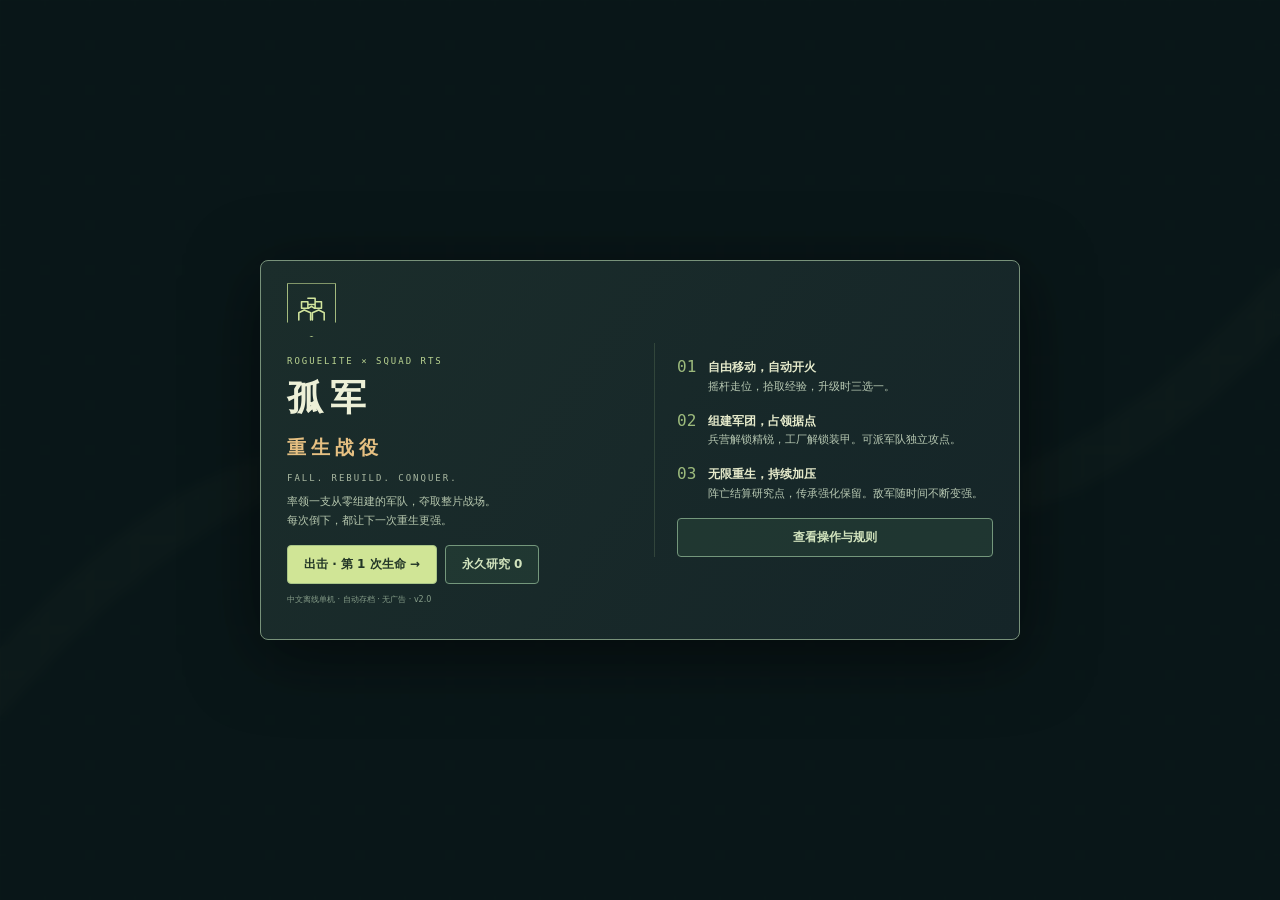
<file: lone-frontier/app/src/main/assets/index.html>
<!doctype html><html lang="zh-CN"><head><meta charset="utf-8"><meta name="viewport" content="width=device-width,initial-scale=1,maximum-scale=1,user-scalable=no,viewport-fit=cover"><meta name="theme-color" content="#101a1b"><title>孤军：重生战役</title><link rel="stylesheet" href="style.css"></head><body>
<canvas id="field" aria-label="自由移动战场，点击地面前往"></canvas>
<div id="hud" hidden>
 <div class="hero-hud"><div class="hero-head"><span class="commander-mark">✦</span><b>指挥官 <em id="level">Lv.1</em></b><button id="pause" aria-label="暂停与设置">Ⅱ</button></div><div class="health"><i id="healthFill"></i><span id="healthText">140 / 140</span></div><div class="experience"><i id="xpFill"></i></div><div class="hero-foot"><span id="life">首次出击</span><span id="clock">00:00</span></div></div>
 <div class="operation-hud"><div class="resources"><div><small>补给</small><b id="supply">90</b></div><div><small>兵力</small><b id="army">0 / 7</b></div><div><small>占领</small><b id="captured">0 / 10</b></div></div><div class="order-bar"><button id="follow" class="active">跟随</button><button id="hold">驻守</button><button id="attack">派兵攻点</button></div><span id="income">据点收入 +0 / 秒</span></div>
 <button id="mapButton" aria-label="打开战术地图"><span><i class="signal-dot"></i>战区 <b id="sector">01</b><em>战术地图 ↗</em></span><canvas id="minimap"></canvas></button>
 <button id="objective"><span>当前目标 / OBJECTIVE</span><b id="objectiveText">夺取鸦巢哨站</b><small id="objectiveSub">占领 3 处据点，解除敌军总部护盾</small></button>
 <div id="joystick"><div class="joy-ring"></div><div id="knob"></div><small>移动 / MOVE</small></div>
 <div class="skills"><div class="skill-row"><button id="rally" class="skill" aria-label="集结与治疗"><span data-icon="cross"></span><b>集结治疗</b><em></em></button><button id="air" class="skill" aria-label="呼叫空袭"><span data-icon="air"></span><b>空袭</b><em></em></button><button id="grenade" class="skill" aria-label="投掷手雷"><span data-icon="grenade"></span><b>手雷</b><em></em></button></div><div class="skill-row"><button id="recruit" class="recruit"><span data-icon="army"></span><b>招募部队</b><small>军队编组</small></button><button id="dash" class="dash" aria-label="战术闪避"><span data-icon="boot"></span><b>闪避</b><em></em></button></div></div>
 <div id="hint">摇杆移动 · 自动射击 · 点击地面前往</div><div id="bossWarning" hidden>⚠ 攻城战车进入战场</div>
</div>
<div id="toasts" aria-live="polite"></div><div id="modal" class="modal" hidden><section id="modalCard" class="modal-card"></section></div>
<script src="spatial-hash.js"></script><script src="steering.js"></script><script src="engine.js"></script><script src="input.js"></script><script src="renderer.js"></script><script src="game.js"></script>
</body></html>
</file>
<file: lone-frontier/app/src/main/assets/style.css>
:root{--ink:#edf0d7;--muted:#9ea995;--lime:#d0e596;--gold:#e8bd7f;--blue:#8dcdd0;--panel:#152223f2;--edge:#526052;--mono:ui-monospace,Consolas,monospace}*{box-sizing:border-box;-webkit-tap-highlight-color:transparent}html,body{padding:0;margin:0;width:100%;height:100%;overflow:hidden;background:#101a1b;color:var(--ink);font-family:system-ui,-apple-system,sans-serif;touch-action:none;user-select:none}button{font:inherit;color:inherit;cursor:pointer;touch-action:none}button:disabled{cursor:default}button:focus-visible{outline:2px solid var(--gold)}[hidden]{display:none!important}canvas{display:block}#field{position:absolute;top:0;left:0;width:100%;height:100%}#hud{position:absolute;top:0;right:0;bottom:0;left:0;pointer-events:none}#hud button,#joystick{pointer-events:auto}.hero-hud{position:absolute;left:14px;top:10px;width:206px;padding:9px 10px 7px;background:linear-gradient(110deg,#142628f2,#142628c9);border:1px solid #8fb0a54d;border-radius:5px;box-shadow:0 3px 10px #0003}.hero-head{display:flex;align-items:center;font-size:12px;letter-spacing:1px;height:24px;gap:8px}.commander-mark{color:var(--lime);font-size:21px;margin-right:2px}.hero-head b{flex:1}.hero-head em{font:9px var(--mono);color:var(--lime);margin-left:6px}.hero-head button{border:1px solid #657c6655;background:#243a3355;width:27px;height:27px;border-radius:3px;font:bold 15px var(--mono)}.health{height:12px;background:#07100e;position:relative;margin-top:7px;border:1px solid #263d2e;border-radius:2px;overflow:hidden}.health i{display:block;width:100%;height:100%;background:linear-gradient(90deg,#75944a,#c7dd81)}.health span{position:absolute;left:0;right:0;top:0;text-align:center;font:8px/10px var(--mono);text-shadow:0 1px 2px #000}.experience{height:3px;background:#0d1719;margin-top:4px}.experience i{height:100%;width:0;display:block;background:#86cacf}.hero-foot{display:flex;justify-content:space-between;font:8px var(--mono);color:#bdc6a7;margin-top:5px}.operation-hud{position:absolute;top:10px;left:50%;transform:translateX(-50%);min-width:230px;text-align:center}.resources{display:flex;justify-content:center;background:#112326d9;border:1px solid #75938a55;border-radius:5px;padding:7px 8px 5px}.resources>div{padding:0 15px;border-left:1px solid #55756744}.resources>div:first-child{border:0}.resources small{font-size:8px;color:#bac6a8;display:block}.resources b{display:block;font:600 16px var(--mono);margin-top:2px;color:#e1e6be}.resources>div:first-child b{color:var(--lime)}.order-bar{display:flex;justify-content:center;gap:4px;margin-top:5px}.order-bar button{background:#17282bdd;border:1px solid #78958166;border-radius:3px;font-size:9px;padding:5px 10px;min-height:27px;color:#c2cfb7}.order-bar button.active{color:var(--lime);border-color:#bad185;background:#405039ce}.operation-hud>span{display:block;font:8px var(--mono);color:#c4d3a8;margin-top:4px;text-shadow:0 1px 3px #000}#mapButton{position:absolute;right:14px;top:10px;width:142px;height:135px;padding:0;background:#172326e8;border:1px solid #78978577;border-radius:4px;overflow:hidden;box-shadow:0 3px 12px #0004}#mapButton>span{display:flex;align-items:center;font:8px var(--mono);gap:5px;height:25px;padding:5px 6px;background:#192c2c}#mapButton em{font:8px system-ui;color:#b5c9b1;margin-left:auto}#minimap{width:100%;height:110px}.signal-dot{width:4px;height:4px;background:var(--lime);border-radius:50%;display:inline-block}#objective{position:absolute;top:111px;left:14px;text-align:left;background:#102025b8;border:0;border-left:2px solid var(--gold);border-radius:2px;padding:7px 9px;max-width:230px;text-shadow:0 1px 3px #000}#objective>span{font:7px var(--mono);letter-spacing:1px;display:block;color:#ddbe8e}#objective>b{display:block;font-size:11px;font-weight:500;margin:3px 0}#objective>small{display:block;color:#bdc8b1;font-size:8px}#joystick{position:absolute;left:24px;bottom:25px;width:120px;height:120px;border-radius:50%;border:1px solid #e0e9b75c;background:radial-gradient(circle,#bcc78d08,#c0cb8f18);box-shadow:0 0 0 4px #11232622;touch-action:none}.joy-ring{position:absolute;left:16px;top:16px;right:16px;bottom:16px;border-radius:50%;border:1px dashed #dee8c846}#knob{position:absolute;left:50%;top:50%;width:43px;height:43px;transform:translate(-50%,-50%);border:1px solid #d8e6aca8;border-radius:50%;background:linear-gradient(140deg,#d4e2b04d,#253b3280);box-shadow:0 2px 10px #0004}#joystick>small{position:absolute;bottom:-17px;left:0;right:0;font:8px var(--mono);text-align:center;color:#dbe4bba3;pointer-events:none}.skills{position:absolute;right:17px;bottom:14px;display:flex;flex-direction:column;align-items:flex-end;gap:8px}.skill-row{display:flex;gap:8px;align-items:center}.skill,.dash{position:relative;border:1px solid #c5d99877;border-radius:50%;background:linear-gradient(130deg,#243e38c7,#142827e8);display:flex;flex-direction:column;align-items:center;justify-content:center;overflow:hidden;box-shadow:0 3px 10px #0004}.skill{width:54px;height:54px}.skill>span{width:23px;height:23px;color:#ead6a4}.skill b,.dash b{font-size:8px;font-weight:500;margin-top:2px}.skill:disabled{opacity:.35}.skill em,.dash em{display:none;position:absolute;top:0;right:0;bottom:0;left:0;background:#102024d9;align-items:center;justify-content:center;font:600 19px var(--mono);color:var(--gold)}.cooling em{display:flex}.dash{width:65px;height:65px;border-color:#d4e89caa;background:linear-gradient(130deg,#789550aa,#243d2bee)}.dash>span{width:27px;height:27px;color:var(--lime)}.recruit{height:55px;min-width:113px;background:linear-gradient(110deg,#253f3be8,#193235ee);border:1px solid #82b1a7aa;border-radius:5px;display:grid;grid-template-columns:26px 1fr;column-gap:7px;padding:8px 11px;text-align:left;box-shadow:0 3px 10px #0004}.recruit>span{width:25px;height:29px;grid-row:1/3;color:#bfddbd}.recruit>b{font-size:11px;font-weight:600;align-self:end}.recruit>small{font:8px var(--mono);color:#a3c4b4;align-self:start;margin-top:3px}#hint{position:absolute;bottom:18px;left:50%;transform:translateX(-50%);font:9px var(--mono);color:#e2e6bead;text-shadow:0 1px 3px #000;white-space:nowrap;max-width:45%;text-align:center}#bossWarning{position:absolute;top:115px;left:50%;transform:translateX(-50%);background:#452c24e8;border:1px solid #bb8057;color:#f2c28e;padding:9px 18px;font-size:11px;border-radius:3px}#toasts{position:fixed;top:24%;left:50%;transform:translateX(-50%);pointer-events:none;z-index:30;max-width:70%;width:max-content}.toast{background:#172b29f2;border:1px solid #8da783;color:#e3edcb;border-radius:4px;text-align:center;padding:9px 15px;font-size:11px;margin-bottom:6px;box-shadow:0 4px 20px #0005;animation:fade 3.8s both}@keyframes fade{0%{opacity:0;transform:translateY(8px)}10%,80%{opacity:1;transform:none}100%{opacity:0;transform:translateY(-8px)}}
.modal{position:fixed;top:0;right:0;bottom:0;left:0;z-index:20;background:#071214c7;backdrop-filter:blur(5px);display:flex;align-items:center;justify-content:center;padding:15px;touch-action:pan-y;pointer-events:auto}.modal-card{position:relative;background:linear-gradient(125deg,#1b2d2b,#152528);border:1px solid #78927a;border-radius:8px;width:760px;max-width:96vw;max-height:94vh;max-height:94dvh;overflow:auto;box-shadow:0 15px 70px #0008;padding:22px 26px;touch-action:pan-y;user-select:none}.modal-card.narrow{width:440px}.eyebrow{font:9px var(--mono);letter-spacing:2px;color:#b9d391}.modal-card h1{font-size:36px;letter-spacing:7px;margin:8px 0 2px;line-height:1.2}.modal-card h1 small{font-size:19px;letter-spacing:5px;color:#e6c082}.modal-card h2{font-size:23px;letter-spacing:2px;margin:8px 0 10px}.modal-card p{font-size:11px;line-height:1.8;color:#b6c7ae;margin:9px 0}.modal-card .close{position:absolute;right:14px;top:12px;width:31px;height:31px;border:1px solid #67877377;background:#2a433a66;color:#d2dec4;border-radius:4px;font-size:20px}.home-grid{display:grid;grid-template-columns:1fr 1fr;gap:28px;align-items:center}.home-crest{width:49px;height:54px;border:1px solid #a3ba7e;padding:9px;color:#d2e59d;margin-bottom:12px;clip-path:polygon(0 0,100% 0,100% 72%,50% 100%,0 72%)}.home-subtitle{font:9px var(--mono);color:#a9b8a1;letter-spacing:2px;margin-top:10px}.features{border-left:1px solid #657f5f55;padding-left:22px}.features>div{margin:14px 0;font-size:11px;color:#b8c9b3;line-height:1.7;display:flex}.features b{font:16px var(--mono);color:#9cba7c;margin-right:12px}.features strong{font-size:12px;color:#e4e9ca}.button-line{display:flex;gap:8px;margin-top:14px}.primary,.secondary,.danger{border:1px solid #a8c486;border-radius:4px;padding:10px 16px;font-size:12px;min-height:39px;font-weight:600}.primary{background:var(--lime);color:#233627}.secondary{background:#29443988;border-color:#74977c;color:#d1e3bd}.danger{background:#473a2c99;border-color:#b38f5f;color:var(--gold)}.full{display:block;width:100%;margin-top:8px}.muted{color:var(--muted);font-size:10px}.topline{display:flex;align-items:center;justify-content:space-between;padding-right:30px;gap:10px}.currency{font:16px var(--mono);color:var(--gold);white-space:nowrap}.currency small{font:9px system-ui;display:block;color:#aebea5}.card-grid{display:grid;grid-template-columns:repeat(3,1fr);gap:10px;margin:13px 0}.unit-card,.research-card{padding:13px;background:#2841364d;border:1px solid #57795d77;border-radius:5px;position:relative}.card-icon{height:33px;width:35px;color:#bed4a0;margin-bottom:8px}.card-title{display:flex;justify-content:space-between;align-items:center;gap:5px}.card-title h3{font-size:13px;margin:0;font-weight:600}.card-title span{font:9px var(--mono);color:#a6be9c}.unit-card p,.research-card p{font-size:9px;min-height:30px;margin:6px 0}.unit-card button,.research-card button{padding:7px 9px;min-height:31px;width:100%;font:11px var(--mono)}button:disabled.primary{background:#344632;color:#8b9d80;border-color:#566b45}.unit-card.locked{opacity:.57}.unit-card .owned{position:absolute;right:12px;top:15px;font:10px var(--mono);color:#d3dfaa}.choice-card{background:#223c35;border:1px solid #76955e;border-radius:6px;padding:18px 13px;text-align:left;min-height:160px;display:block;width:100%;transition:background .15s}.choice-card:active{background:#486444}.choice-card .card-icon{height:39px;width:41px;margin-bottom:13px}.choice-card h3{font-size:16px;letter-spacing:1px;margin:0 0 9px}.choice-card p{font-size:10px;min-height:27px}.choice-card small{font:9px var(--mono);color:#a7bf8e}.stats{display:grid;grid-template-columns:repeat(3,1fr);border-top:1px solid #6d875a55;border-bottom:1px solid #6d875a55;margin:15px 0;padding:13px 0}.stats div{text-align:center}.stats small{font-size:9px;color:#a9b89b;display:block}.stats b{font:24px var(--mono);color:#e5c185;margin-top:4px;display:block}.toggle{display:flex;justify-content:space-between;align-items:center;border:0;border-bottom:1px solid #72905a44;background:transparent;padding:11px 0;width:100%;font-size:11px}.toggle span{color:var(--lime)}.map-layout{display:grid;grid-template-columns:1.65fr 1fr;gap:15px;margin-top:12px}.map-wrap{position:relative;background:#101d1c;border:1px solid #73927166;border-radius:4px;overflow:hidden}#worldMap{width:100%;height:255px;touch-action:none}.map-legend{position:absolute;bottom:6px;left:8px;color:#c3d2ad;font:8px var(--mono)}.site-panel{padding:6px 0}.site-panel h3{font-size:17px;margin:10px 0}.site-panel p{font-size:10px}.site-tag{font:9px var(--mono);color:#cbb486}.map-small-note{font-size:9px;color:#91a58a}.backup-text{width:100%;height:125px;background:#0d1c1e;border:1px solid #5c7f67;color:#cae0b5;padding:9px;font:9px var(--mono);user-select:text;touch-action:pan-y}.manual{columns:2;column-gap:25px;font-size:11px;line-height:1.9;color:#b7c7ad}.manual p{break-inside:avoid}a{color:var(--lime)}
@media(max-width:760px){.hero-hud{left:9px;top:8px;width:184px}.operation-hud{top:8px;min-width:192px}.resources>div{padding:0 11px}.resources b{font-size:14px}.order-bar button{font-size:8px;padding:4px 8px}#mapButton{width:116px;height:116px;right:9px;top:8px}#mapButton em{font-size:7px}#minimap{height:91px}#objective{top:104px;left:9px;max-width:200px}#joystick{width:104px;height:104px;left:19px;bottom:24px}.skills{right:12px;bottom:10px;gap:5px}.skill{width:48px;height:48px}.skill-row{gap:6px}.dash{width:59px;height:59px}.recruit{height:50px;min-width:104px}.modal-card{padding:17px 20px}.card-grid{gap:8px}.unit-card,.research-card{padding:10px}.modal-card h1{font-size:30px}.home-grid{gap:16px}.features{padding-left:16px}.features>div{margin:9px 0;font-size:10px}#worldMap{height:220px}#hint{bottom:12px;font-size:8px}}
@media(max-height:410px) and (min-width:560px){.modal-card{max-height:94vh;padding:14px 20px}.modal-card h2{font-size:19px;margin:5px 0}.home-crest{width:35px;height:39px;padding:6px;margin-bottom:6px}.modal-card h1{font-size:29px}.home-subtitle{font-size:8px}.features>div{margin:7px 0}.modal-card p{font-size:10px;margin:6px 0}.card-grid{margin:9px 0}.unit-card,.research-card{padding:9px}.card-icon{height:24px;width:27px;margin-bottom:5px}.unit-card p,.research-card p{min-height:23px;font-size:8px}.unit-card button,.research-card button{min-height:28px;padding:5px}.choice-card{min-height:139px;padding:13px}.choice-card h3{font-size:14px}.choice-card .card-icon{height:30px;width:32px;margin-bottom:8px}#worldMap{height:204px}.hero-hud{padding-top:6px}.hero-head{height:21px}#objective{top:99px}#joystick{width:99px;height:99px}.stats{margin:11px 0;padding:9px 0}.button-line{margin-top:9px}}
@media(orientation:portrait){.hero-hud{width:170px}.operation-hud{top:115px;left:9px;transform:none;min-width:182px}.resources{padding:5px}.resources>div{padding:0 9px}#objective{top:212px;width:180px}#mapButton{width:115px;height:119px}.home-grid,.map-layout{grid-template-columns:1fr}.features{display:none}.modal-card{max-height:92vh}.card-grid{grid-template-columns:1fr 1fr}.choice-card{min-height:125px}.manual{columns:1}#hint{bottom:163px;max-width:90%;font-size:8px}#joystick{bottom:34px}.skills{bottom:24px}.home-grid .button-line{flex-direction:column}}
</file>
